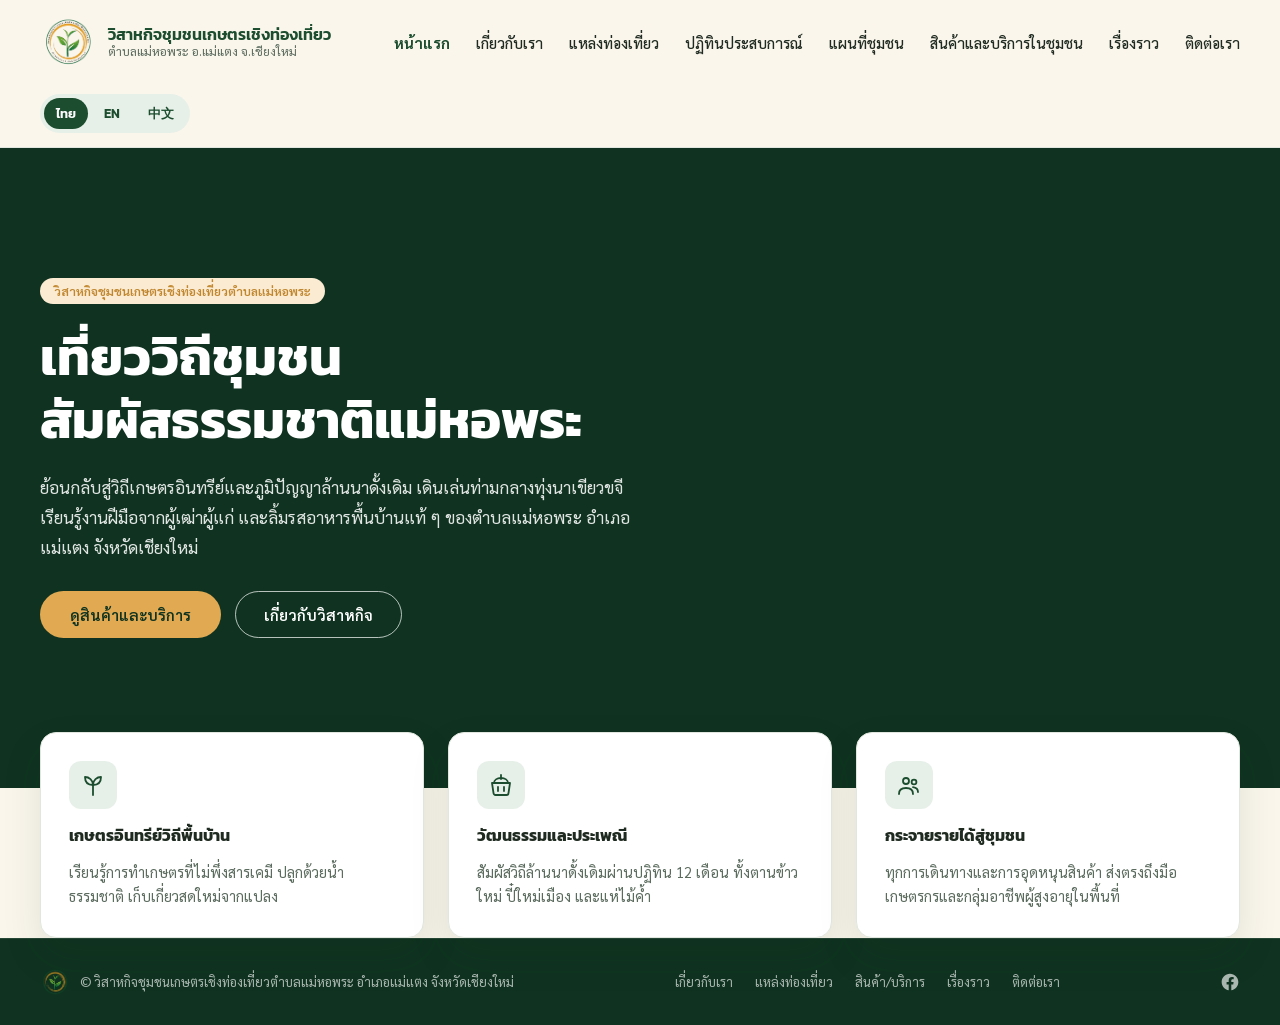
<file: website/index.html>
<!doctype html>
<html lang="th">
<head>
<meta charset="utf-8">
<meta name="viewport" content="width=device-width, initial-scale=1">
<meta name="google-site-verification" content="ORt7hE78Ris4lORWKMLzz2b5scLjK1rUSzljph_5fqI">
<title>เที่ยวแม่หอพระ เชียงใหม่ | ธรรมชาติ วิถีชุมชน และกิจกรรม | MPACE</title>
<meta name="description" content="ค้นพบแม่หอพระ อำเภอแม่แตง จังหวัดเชียงใหม่ เที่ยวธรรมชาติ เรียนรู้วิถีล้านนา เลือกกิจกรรมชุมชน สินค้าท้องถิ่น และวางแผนการเดินทางกับ MPACE">
<meta name="robots" content="index, follow, max-image-preview:large">
<link rel="canonical" href="https://mpace.onrender.com/">
<meta property="og:type" content="website">
<meta property="og:locale" content="th_TH">
<meta property="og:site_name" content="MPACE Mae Ho Phra Tourism">
<meta property="og:title" content="เที่ยวแม่หอพระ เชียงใหม่ | ธรรมชาติ วิถีชุมชน และกิจกรรม | MPACE">
<meta property="og:description" content="ค้นพบแม่หอพระ อำเภอแม่แตง จังหวัดเชียงใหม่ เที่ยวธรรมชาติ เรียนรู้วิถีล้านนา เลือกกิจกรรมชุมชน สินค้าท้องถิ่น และวางแผนการเดินทางกับ MPACE">
<meta property="og:url" content="https://mpace.onrender.com/">
<meta property="og:image" content="https://mpace.onrender.com/images/hero-field.jpg">
<meta property="og:image:alt" content="ท่องเที่ยวชุมชนแม่หอพระ อำเภอแม่แตง จังหวัดเชียงใหม่">
<meta name="twitter:card" content="summary_large_image">
<meta name="twitter:title" content="เที่ยวแม่หอพระ เชียงใหม่ | ธรรมชาติ วิถีชุมชน และกิจกรรม | MPACE">
<meta name="twitter:description" content="ค้นพบแม่หอพระ อำเภอแม่แตง จังหวัดเชียงใหม่ เที่ยวธรรมชาติ เรียนรู้วิถีล้านนา เลือกกิจกรรมชุมชน สินค้าท้องถิ่น และวางแผนการเดินทางกับ MPACE">
<meta name="twitter:image" content="https://mpace.onrender.com/images/hero-field.jpg">
<script type="application/ld+json">
{
  "@context": "https://schema.org",
  "@type": "Organization",
  "name": "วิสาหกิจชุมชนเกษตรเชิงท่องเที่ยวตำบลแม่หอพระ",
  "alternateName": "MPACE Mae Ho Phra Tourism",
  "url": "https://mpace.onrender.com/",
  "logo": "https://mpace.onrender.com/images/logo-seal.png",
  "sameAs": [
    "https://www.facebook.com/profile.php?id=100071127480868"
  ],
  "address": {
    "@type": "PostalAddress",
    "addressLocality": "Mae Ho Phra, Mae Taeng",
    "addressRegion": "Chiang Mai",
    "addressCountry": "TH"
  }
}
</script>
<link rel="preconnect" href="https://fonts.googleapis.com">
<link rel="stylesheet" href="https://fonts.googleapis.com/css2?family=Kanit:wght@400;500;600;700&family=Sarabun:wght@300;400;500;600;700&display=swap">
<link rel="stylesheet" href="css/styles.css">
</head>
<body>

<!-- ============ HEADER ============ -->
<header class="site-header">
  <div class="container">
    <a class="brand" href="index.html">
      <img src="images/logo-seal.png" alt="ตราวิสาหกิจชุมชนเกษตรเชิงท่องเที่ยวตำบลแม่หอพระ">
      <span class="brand-text">
        <strong data-i18n="brand_title">วิสาหกิจชุมชนเกษตรเชิงท่องเที่ยว</strong>
        <span data-i18n="brand_subtitle">ตำบลแม่หอพระ อ.แม่แตง จ.เชียงใหม่</span>
      </span>
    </a>
    <nav class="nav-links">
      <a class="navlink navlink-active" href="index.html" data-i18n="nav_home">หน้าแรก</a>
      <a class="navlink" href="about.html" data-i18n="nav_about">เกี่ยวกับเรา</a>
      <a class="navlink" href="attractions.html" data-i18n="nav_attractions">แหล่งท่องเที่ยว</a>
      <a class="navlink" href="calendar.html" data-i18n="nav_calendar">ปฏิทินประสบการณ์</a>
      <a class="navlink" href="map.html" data-i18n="nav_map">แผนที่ชุมชน</a>
      <a class="navlink" href="shop.html" data-i18n="nav_shop">สินค้าและบริการในชุมชน</a>
      <a class="navlink" href="stories.html" data-i18n="nav_stories">เรื่องราว</a>
      <a class="navlink" href="contact.html" data-i18n="nav_contact">ติดต่อเรา</a>
    </nav>
    <button type="button" class="nav-toggle" id="nav-toggle" aria-label="เมนู" aria-expanded="false" data-i18n-aria-label="nav_toggle_aria">
      <span></span><span></span><span></span>
    </button>
    <div class="lang-switch" id="lang-switch">
      <button type="button" data-lang="th" class="active">ไทย</button>
      <button type="button" data-lang="en">EN</button>
      <button type="button" data-lang="zh">中文</button>
    </div>
  </div>
</header>

<!-- ============ HERO ============ -->
<section id="top" class="hero">
  <div class="hero-slides">
    <img class="hero-slide" src="images/hero-field.jpg" alt="ทุ่งนาและป้ายตำบลแม่หอพระ">
    <img class="hero-slide" src="images/hero-waterfall.jpg" alt="น้ำตกหินปูนกลางป่าธรรมชาติ">
    <img class="hero-slide" src="images/hero-emerald.jpg" alt="บ่อน้ำใสสีมรกตกลางป่า">
    <img class="hero-slide" src="images/hero-cave.jpg" alt="ถ้ำศักดิ์สิทธิ์ประดิษฐานพระพุทธรูป">
  </div>
  <div class="hero-overlay"></div>
  <div class="hero-content">
    <div class="inner">
      <span class="tag-gold" style="width:fit-content;" data-i18n="hero_badge">วิสาหกิจชุมชนเกษตรเชิงท่องเที่ยวตำบลแม่หอพระ</span>
      <h1 data-i18n="hero_title">เที่ยววิถีชุมชน<br>สัมผัสธรรมชาติแม่หอพระ</h1>
      <p data-i18n="hero_desc">ย้อนกลับสู่วิถีเกษตรอินทรีย์และภูมิปัญญาล้านนาดั้งเดิม เดินเล่นท่ามกลางทุ่งนาเขียวขจี เรียนรู้งานฝีมือจากผู้เฒ่าผู้แก่ และลิ้มรสอาหารพื้นบ้านแท้ ๆ ของตำบลแม่หอพระ อำเภอแม่แตง จังหวัดเชียงใหม่</p>
      <div class="hero-actions">
        <a href="shop.html"><button class="btn-primary" data-i18n="hero_btn_shop">ดูสินค้าและบริการ</button></a>
        <a href="about.html"><button class="btn-outline" data-i18n="hero_btn_about">เกี่ยวกับวิสาหกิจ</button></a>
      </div>
    </div>
  </div>
</section>

<!-- ============ FEATURE STRIP ============ -->
<div class="feature-strip">
  <div class="feature-grid">
    <div class="card feature-card">
      <div class="icon-box"><svg width="24" height="24" viewBox="0 0 24 24" fill="none" stroke="#1B4D2E" stroke-width="1.8" stroke-linecap="round" stroke-linejoin="round"><path d="M12 22V12"/><path d="M12 12C12 7 8 4 4 4c0 5 3 8 8 8Z"/><path d="M12 12c0-5 4-8 8-8 0 5-3 8-8 8Z"/></svg></div>
      <h4 data-i18n="feat1_title">เกษตรอินทรีย์วิถีพื้นบ้าน</h4>
      <p style="margin:0; font-size:14.5px; line-height:1.65; color:var(--text-muted);" data-i18n="feat1_desc">เรียนรู้การทำเกษตรที่ไม่พึ่งสารเคมี ปลูกด้วยน้ำธรรมชาติ เก็บเกี่ยวสดใหม่จากแปลง</p>
    </div>
    <div class="card feature-card">
      <div class="icon-box"><svg width="24" height="24" viewBox="0 0 24 24" fill="none" stroke="#1B4D2E" stroke-width="1.8" stroke-linecap="round" stroke-linejoin="round"><path d="M12 2v4"/><path d="M5 10c0-3 3-5 7-5s7 2 7 5"/><path d="M3 10h18l-1.5 10a2 2 0 0 1-2 2H6.5a2 2 0 0 1-2-2Z"/><path d="M9 14v4M15 14v4"/></svg></div>
      <h4 data-i18n="feat2_title">วัฒนธรรมและประเพณี</h4>
      <p style="margin:0; font-size:14.5px; line-height:1.65; color:var(--text-muted);" data-i18n="feat2_desc">สัมผัสวิถีล้านนาดั้งเดิมผ่านปฏิทิน 12 เดือน ทั้งตานข้าวใหม่ ปี๋ใหม่เมือง และแห่ไม้ค้ำ</p>
    </div>
    <div class="card feature-card">
      <div class="icon-box"><svg width="24" height="24" viewBox="0 0 24 24" fill="none" stroke="#1B4D2E" stroke-width="1.8" stroke-linecap="round" stroke-linejoin="round"><circle cx="9" cy="8" r="3"/><path d="M2 21c0-4 3-6 7-6s7 2 7 6"/><circle cx="17" cy="9" r="2.4"/><path d="M16 14.2c2.9.4 5 2.3 5 4.8"/></svg></div>
      <h4 data-i18n="feat3_title">กระจายรายได้สู่ชุมชน</h4>
      <p style="margin:0; font-size:14.5px; line-height:1.65; color:var(--text-muted);" data-i18n="feat3_desc">ทุกการเดินทางและการอุดหนุนสินค้า ส่งตรงถึงมือเกษตรกรและกลุ่มอาชีพผู้สูงอายุในพื้นที่</p>
    </div>
  </div>
</div>

<!-- ============ FOOTER ============ -->
<footer class="site-footer">
  <div class="container footer-inner">
    <div class="footer-brand">
      <img src="images/logo-seal.png" alt="ตราวิสาหกิจชุมชนเกษตรเชิงท่องเที่ยวตำบลแม่หอพระ">
      <span style="font-size:13px;" data-i18n="footer_copyright">© วิสาหกิจชุมชนเกษตรเชิงท่องเที่ยวตำบลแม่หอพระ อำเภอแม่แตง จังหวัดเชียงใหม่</span>
    </div>
    <div class="footer-links">
      <a href="about.html" data-i18n="nav_about">เกี่ยวกับเรา</a>
      <a href="attractions.html" data-i18n="nav_attractions">แหล่งท่องเที่ยว</a>
      <a href="shop.html" data-i18n="footer_shop">สินค้า/บริการ</a>
      <a href="stories.html" data-i18n="nav_stories">เรื่องราว</a>
      <a href="contact.html" data-i18n="nav_contact">ติดต่อ</a>
    </div>
    <div class="footer-social">
      <a href="https://www.facebook.com/profile.php?id=100071127480868" target="_blank" rel="noopener" aria-label="Facebook" data-i18n-aria-label="footer_facebook_aria">
        <svg viewBox="0 0 24 24" width="20" height="20" fill="currentColor" aria-hidden="true"><path d="M22 12.06C22 6.48 17.52 2 11.94 2S2 6.48 2 12.06c0 5.02 3.66 9.19 8.44 9.94v-7.03H7.9v-2.91h2.54V9.85c0-2.51 1.49-3.89 3.77-3.89 1.09 0 2.24.2 2.24.2v2.46h-1.26c-1.24 0-1.63.77-1.63 1.56v1.88h2.78l-.44 2.91h-2.34V22c4.78-.75 8.44-4.92 8.44-9.94Z"/></svg>
      </a>
    </div>
  </div>
</footer>

<!-- ============ DETAIL MODAL (shared by attractions / products / services / stories / highlights) ============ -->
<div class="modal-overlay" id="detail-modal">
  <div class="modal-box">
    <button class="modal-close" id="modal-close" aria-label="ปิด" data-i18n-aria-label="modal_close">✕</button>
    <div class="modal-gallery" id="modal-gallery" style="display:none;"></div>
    <div class="modal-body">
      <span class="tag" id="modal-tag" style="width:fit-content; display:none;"></span>
      <h3 id="modal-title"></h3>
      <div class="modal-field-row" id="modal-fields"></div>
      <p id="modal-desc"></p>
    </div>
  </div>
</div>
<script src="js/i18n.js"></script>
<script src="js/main.js"></script>
</body>
</html>
</file>
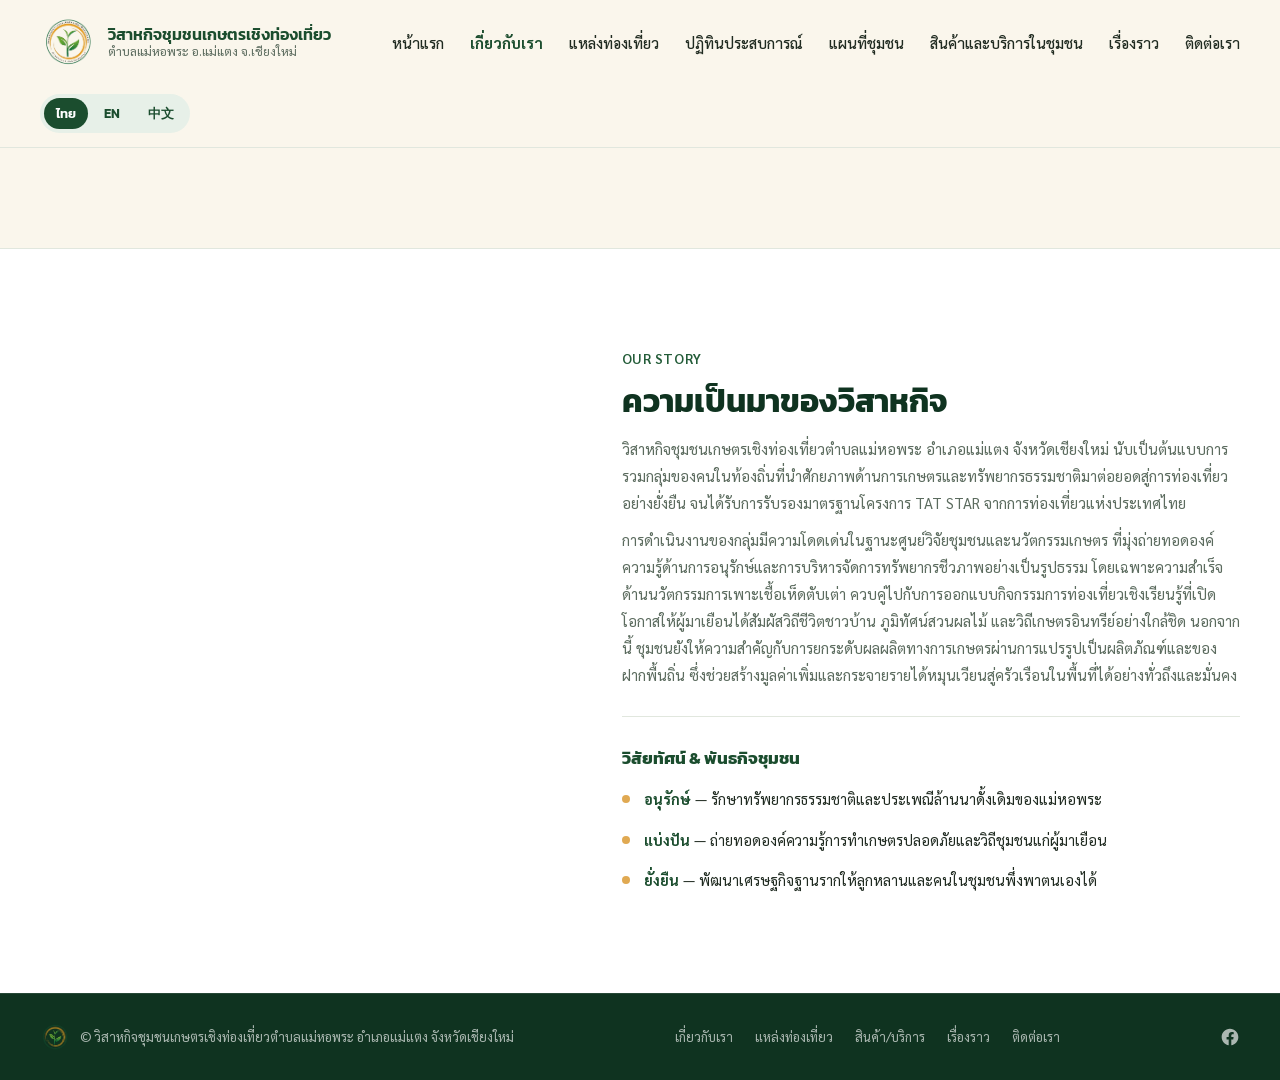
<file: website/about.html>
<!doctype html>
<html lang="th">
<head>
<meta charset="utf-8">
<meta name="viewport" content="width=device-width, initial-scale=1">
<title>รู้จักแม่หอพระและการท่องเที่ยวโดยชุมชน | MPACE</title>
<meta name="description" content="รู้จักวิสาหกิจชุมชนเกษตรเชิงท่องเที่ยวตำบลแม่หอพระ วิสัยทัศน์ การอนุรักษ์ธรรมชาติ ภูมิปัญญาล้านนา และการสร้างรายได้สู่คนในพื้นที่">
<meta name="robots" content="index, follow, max-image-preview:large">
<link rel="canonical" href="https://mpace.onrender.com/about.html">
<meta property="og:type" content="website">
<meta property="og:locale" content="th_TH">
<meta property="og:site_name" content="MPACE Mae Ho Phra Tourism">
<meta property="og:title" content="รู้จักแม่หอพระและการท่องเที่ยวโดยชุมชน | MPACE">
<meta property="og:description" content="รู้จักวิสาหกิจชุมชนเกษตรเชิงท่องเที่ยวตำบลแม่หอพระ วิสัยทัศน์ การอนุรักษ์ธรรมชาติ ภูมิปัญญาล้านนา และการสร้างรายได้สู่คนในพื้นที่">
<meta property="og:url" content="https://mpace.onrender.com/about.html">
<meta property="og:image" content="https://mpace.onrender.com/images/hero-field.jpg">
<meta property="og:image:alt" content="ท่องเที่ยวชุมชนแม่หอพระ อำเภอแม่แตง จังหวัดเชียงใหม่">
<meta name="twitter:card" content="summary_large_image">
<meta name="twitter:title" content="รู้จักแม่หอพระและการท่องเที่ยวโดยชุมชน | MPACE">
<meta name="twitter:description" content="รู้จักวิสาหกิจชุมชนเกษตรเชิงท่องเที่ยวตำบลแม่หอพระ วิสัยทัศน์ การอนุรักษ์ธรรมชาติ ภูมิปัญญาล้านนา และการสร้างรายได้สู่คนในพื้นที่">
<meta name="twitter:image" content="https://mpace.onrender.com/images/hero-field.jpg">
<script type="application/ld+json">
{
  "@context": "https://schema.org",
  "@type": "Organization",
  "name": "วิสาหกิจชุมชนเกษตรเชิงท่องเที่ยวตำบลแม่หอพระ",
  "alternateName": "MPACE Mae Ho Phra Tourism",
  "url": "https://mpace.onrender.com/",
  "logo": "https://mpace.onrender.com/images/logo-seal.png",
  "sameAs": [
    "https://www.facebook.com/profile.php?id=100071127480868"
  ],
  "address": {
    "@type": "PostalAddress",
    "addressLocality": "Mae Ho Phra, Mae Taeng",
    "addressRegion": "Chiang Mai",
    "addressCountry": "TH"
  }
}
</script>
<link rel="preconnect" href="https://fonts.googleapis.com">
<link rel="stylesheet" href="https://fonts.googleapis.com/css2?family=Kanit:wght@400;500;600;700&family=Sarabun:wght@300;400;500;600;700&display=swap">
<link rel="stylesheet" href="css/styles.css">
</head>
<body>

<!-- ============ HEADER ============ -->
<header class="site-header">
  <div class="container">
    <a class="brand" href="index.html">
      <img src="images/logo-seal.png" alt="ตราวิสาหกิจชุมชนเกษตรเชิงท่องเที่ยวตำบลแม่หอพระ">
      <span class="brand-text">
        <strong data-i18n="brand_title">วิสาหกิจชุมชนเกษตรเชิงท่องเที่ยว</strong>
        <span data-i18n="brand_subtitle">ตำบลแม่หอพระ อ.แม่แตง จ.เชียงใหม่</span>
      </span>
    </a>
    <nav class="nav-links">
      <a class="navlink" href="index.html" data-i18n="nav_home">หน้าแรก</a>
      <a class="navlink navlink-active" href="about.html" data-i18n="nav_about">เกี่ยวกับเรา</a>
      <a class="navlink" href="attractions.html" data-i18n="nav_attractions">แหล่งท่องเที่ยว</a>
      <a class="navlink" href="calendar.html" data-i18n="nav_calendar">ปฏิทินประสบการณ์</a>
      <a class="navlink" href="map.html" data-i18n="nav_map">แผนที่ชุมชน</a>
      <a class="navlink" href="shop.html" data-i18n="nav_shop">สินค้าและบริการในชุมชน</a>
      <a class="navlink" href="stories.html" data-i18n="nav_stories">เรื่องราว</a>
      <a class="navlink" href="contact.html" data-i18n="nav_contact">ติดต่อเรา</a>
    </nav>
    <button type="button" class="nav-toggle" id="nav-toggle" aria-label="เมนู" aria-expanded="false" data-i18n-aria-label="nav_toggle_aria">
      <span></span><span></span><span></span>
    </button>
    <div class="lang-switch" id="lang-switch">
      <button type="button" data-lang="th" class="active">ไทย</button>
      <button type="button" data-lang="en">EN</button>
      <button type="button" data-lang="zh">中文</button>
    </div>
  </div>
</header>

<!-- ============ ABOUT ============ -->
<section id="about" class="about-section">
  <div class="container about-grid">
    <div class="about-image">
      <img class="about-slide" src="images/about-field.jpg" alt="แปลงนาข้าวอินทรีย์แม่หอพระ">
      <img class="about-slide" src="images/about-panel-event.jpg" alt="เสวนางาน Young Smart Farmer เชียงใหม่ ครบรอบ 10 ปี">
      <img class="about-slide" src="images/about-market-booth.jpg" alt="บูธสินค้าชุมชนแม่หอพระในงานตลาดนัด">
      <img class="about-slide" src="images/about-elder-craft.jpg" alt="ผู้สูงอายุในชุมชนทำงานหัตถกรรม">
      <img class="about-slide" src="images/about-transport.jpg" alt="รถรับส่งนักท่องเที่ยวในชุมชน">
      <img class="about-slide" src="images/about-tea-booth.jpg" alt="ผลิตภัณฑ์ชาผงจากชุมชน">
    </div>
    <div style="display:flex; flex-direction:column; gap:28px;">
      <div style="display:flex; flex-direction:column; gap:10px;">
        <span class="section-kicker">OUR STORY</span>
        <h1 style="font-size:32px; color:var(--green-900);" data-i18n="about_title">ความเป็นมาของวิสาหกิจ</h1>
        <p style="margin:0; font-size:15px; line-height:1.8; color:var(--text-muted);" data-i18n="about_p1">วิสาหกิจชุมชนเกษตรเชิงท่องเที่ยวตำบลแม่หอพระ อำเภอแม่แตง จังหวัดเชียงใหม่ นับเป็นต้นแบบการรวมกลุ่มของคนในท้องถิ่นที่นำศักยภาพด้านการเกษตรและทรัพยากรธรรมชาติมาต่อยอดสู่การท่องเที่ยวอย่างยั่งยืน จนได้รับการรับรองมาตรฐานโครงการ TAT STAR จากการท่องเที่ยวแห่งประเทศไทย</p>
        <p style="margin:0; font-size:15px; line-height:1.8; color:var(--text-muted);" data-i18n="about_p2">การดำเนินงานของกลุ่มมีความโดดเด่นในฐานะศูนย์วิจัยชุมชนและนวัตกรรมเกษตร ที่มุ่งถ่ายทอดองค์ความรู้ด้านการอนุรักษ์และการบริหารจัดการทรัพยากรชีวภาพอย่างเป็นรูปธรรม โดยเฉพาะความสำเร็จด้านนวัตกรรมการเพาะเชื้อเห็ดตับเต่า ควบคู่ไปกับการออกแบบกิจกรรมการท่องเที่ยวเชิงเรียนรู้ที่เปิดโอกาสให้ผู้มาเยือนได้สัมผัสวิถีชีวิตชาวบ้าน ภูมิทัศน์สวนผลไม้ และวิถีเกษตรอินทรีย์อย่างใกล้ชิด นอกจากนี้ ชุมชนยังให้ความสำคัญกับการยกระดับผลผลิตทางการเกษตรผ่านการแปรรูปเป็นผลิตภัณฑ์และของฝากพื้นถิ่น ซึ่งช่วยสร้างมูลค่าเพิ่มและกระจายรายได้หมุนเวียนสู่ครัวเรือนในพื้นที่ได้อย่างทั่วถึงและมั่นคง</p>
      </div>
      <div style="display:flex; flex-direction:column; gap:16px; padding-top:8px; border-top:1px solid var(--border);">
        <h4 style="font-size:17px; color:var(--green-800); padding-top:20px;" data-i18n="mission_title">วิสัยทัศน์ &amp; พันธกิจชุมชน</h4>
        <div class="mission-item"><div class="mission-dot"></div><p style="margin:0; font-size:14.5px; line-height:1.7; color:var(--text-dark);" data-i18n="mission1"><strong style="color:var(--green-800);">อนุรักษ์</strong> — รักษาทรัพยากรธรรมชาติและประเพณีล้านนาดั้งเดิมของแม่หอพระ</p></div>
        <div class="mission-item"><div class="mission-dot"></div><p style="margin:0; font-size:14.5px; line-height:1.7; color:var(--text-dark);" data-i18n="mission2"><strong style="color:var(--green-800);">แบ่งปัน</strong> — ถ่ายทอดองค์ความรู้การทำเกษตรปลอดภัยและวิถีชุมชนแก่ผู้มาเยือน</p></div>
        <div class="mission-item"><div class="mission-dot"></div><p style="margin:0; font-size:14.5px; line-height:1.7; color:var(--text-dark);" data-i18n="mission3"><strong style="color:var(--green-800);">ยั่งยืน</strong> — พัฒนาเศรษฐกิจฐานรากให้ลูกหลานและคนในชุมชนพึ่งพาตนเองได้</p></div>
      </div>
    </div>
  </div>
</section>

<!-- ============ FOOTER ============ -->
<footer class="site-footer">
  <div class="container footer-inner">
    <div class="footer-brand">
      <img src="images/logo-seal.png" alt="ตราวิสาหกิจชุมชนเกษตรเชิงท่องเที่ยวตำบลแม่หอพระ">
      <span style="font-size:13px;" data-i18n="footer_copyright">© วิสาหกิจชุมชนเกษตรเชิงท่องเที่ยวตำบลแม่หอพระ อำเภอแม่แตง จังหวัดเชียงใหม่</span>
    </div>
    <div class="footer-links">
      <a href="about.html" data-i18n="nav_about">เกี่ยวกับเรา</a>
      <a href="attractions.html" data-i18n="nav_attractions">แหล่งท่องเที่ยว</a>
      <a href="shop.html" data-i18n="footer_shop">สินค้า/บริการ</a>
      <a href="stories.html" data-i18n="nav_stories">เรื่องราว</a>
      <a href="contact.html" data-i18n="nav_contact">ติดต่อ</a>
    </div>
    <div class="footer-social">
      <a href="https://www.facebook.com/profile.php?id=100071127480868" target="_blank" rel="noopener" aria-label="Facebook" data-i18n-aria-label="footer_facebook_aria">
        <svg viewBox="0 0 24 24" width="20" height="20" fill="currentColor" aria-hidden="true"><path d="M22 12.06C22 6.48 17.52 2 11.94 2S2 6.48 2 12.06c0 5.02 3.66 9.19 8.44 9.94v-7.03H7.9v-2.91h2.54V9.85c0-2.51 1.49-3.89 3.77-3.89 1.09 0 2.24.2 2.24.2v2.46h-1.26c-1.24 0-1.63.77-1.63 1.56v1.88h2.78l-.44 2.91h-2.34V22c4.78-.75 8.44-4.92 8.44-9.94Z"/></svg>
      </a>
    </div>
  </div>
</footer>

<!-- ============ DETAIL MODAL (shared by attractions / products / services / stories / highlights) ============ -->
<div class="modal-overlay" id="detail-modal">
  <div class="modal-box">
    <button class="modal-close" id="modal-close" aria-label="ปิด" data-i18n-aria-label="modal_close">✕</button>
    <div class="modal-gallery" id="modal-gallery" style="display:none;"></div>
    <div class="modal-body">
      <span class="tag" id="modal-tag" style="width:fit-content; display:none;"></span>
      <h3 id="modal-title"></h3>
      <div class="modal-field-row" id="modal-fields"></div>
      <p id="modal-desc"></p>
    </div>
  </div>
</div>
<script src="js/i18n.js"></script>
<script src="js/main.js"></script>
</body>
</html>
</file>
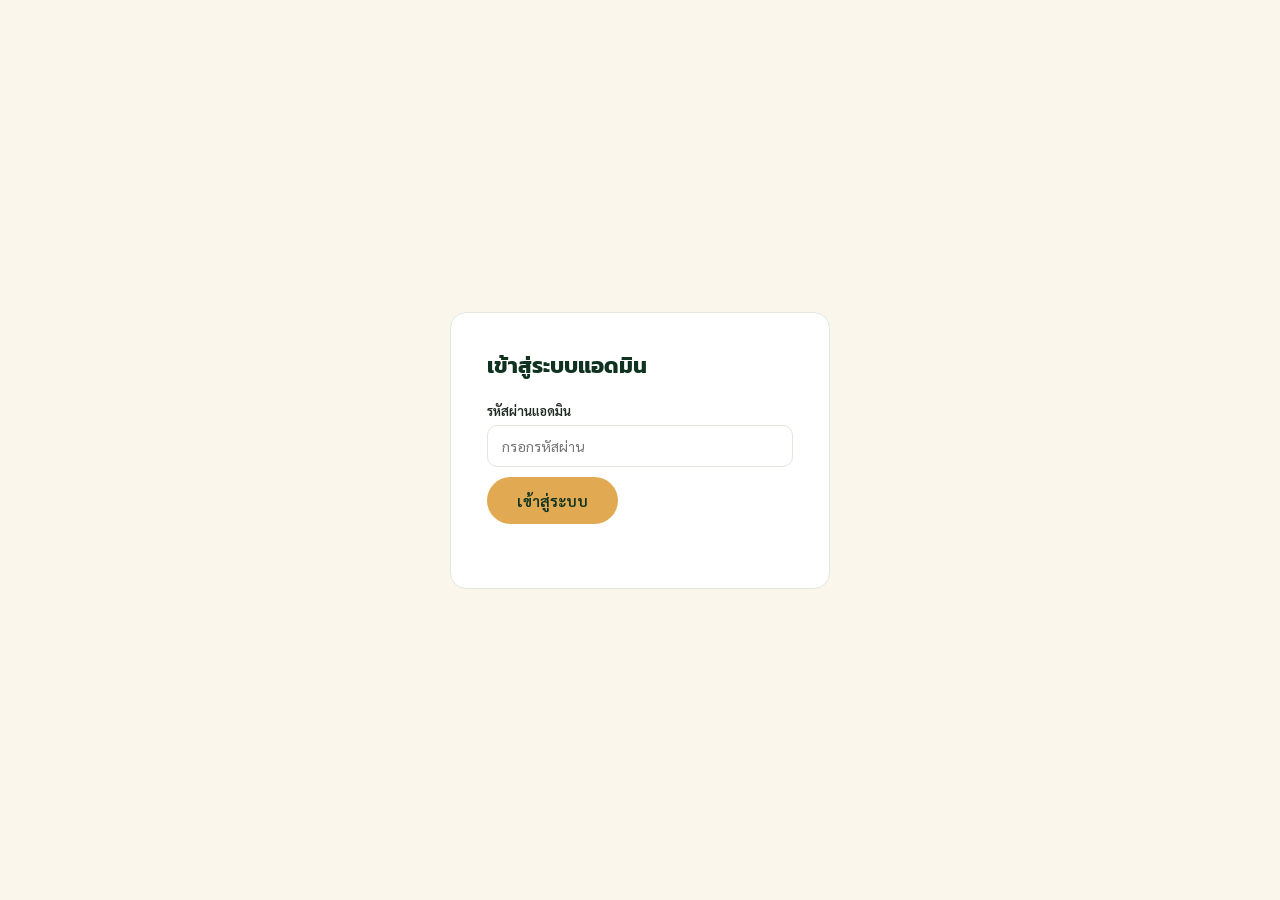
<file: website/admin.html>
<!doctype html>
<html lang="th">
<head>
<meta charset="utf-8">
<meta name="viewport" content="width=device-width, initial-scale=1">
<title>แผงแอดมิน — วิสาหกิจชุมชนแม่หอพระ</title>
<meta name="robots" content="noindex, nofollow">
<link rel="stylesheet" href="https://fonts.googleapis.com/css2?family=Kanit:wght@400;500;600;700&family=Sarabun:wght@300;400;500;600;700&display=swap">
<link rel="stylesheet" href="css/styles.css">
<link rel="stylesheet" href="css/admin.css">
</head>
<body class="admin-body">

<div id="login-screen" class="admin-login">
  <div class="card admin-login-card">
    <h2 style="margin-bottom:20px;">เข้าสู่ระบบแอดมิน</h2>
    <div class="form-field">
      <label for="login-password">รหัสผ่านแอดมิน</label>
      <input id="login-password" type="password" placeholder="กรอกรหัสผ่าน">
    </div>
    <button id="login-btn" class="btn-primary" style="margin-top:10px;">เข้าสู่ระบบ</button>
    <p id="login-error" class="admin-error"></p>
  </div>
</div>

<div id="admin-app" class="admin-app" style="display:none;">
  <header class="site-header">
    <div class="container" style="padding-top:14px; padding-bottom:14px; display:flex; align-items:center; justify-content:space-between;">
      <a class="brand" href="index.html">
        <img src="images/logo-seal.png" alt="ตราวิสาหกิจชุมชน">
        <span class="brand-text">
          <strong>แผงแอดมิน</strong>
          <span>วิสาหกิจชุมชนเกษตรเชิงท่องเที่ยวตำบลแม่หอพระ</span>
        </span>
      </a>
      <div style="display:flex; align-items:center; gap:16px;">
        <a class="navlink" href="index.html" target="_blank">ดูเว็บไซต์จริง ↗</a>
        <button id="logout-btn" class="btn-outline" style="color:var(--green-800); border-color:var(--green-800);">ออกจากระบบ</button>
      </div>
    </div>
  </header>

  <div class="container admin-tabs">
    <button class="pill-btn active" data-tab="attractions">แหล่งท่องเที่ยว</button>
    <button class="pill-btn" data-tab="nearby">แหล่งท่องเที่ยวใกล้เคียง</button>
    <button class="pill-btn" data-tab="calendar">ปฏิทินประสบการณ์</button>
    <button class="pill-btn" data-tab="seasons">ฤดูกาลแนะนำ</button>
    <button class="pill-btn" data-tab="products">สินค้า</button>
    <button class="pill-btn" data-tab="services">บริการ</button>
    <button class="pill-btn" data-tab="highlights">สิ่งที่น่าสนใจ</button>
    <button class="pill-btn" data-tab="stories">เรื่องราว</button>
    <button class="pill-btn" data-tab="qa">คำถามจากผู้เยี่ยมชม</button>
    <button class="pill-btn" data-tab="orders">คำสั่งซื้อ</button>
    <button class="pill-btn" data-tab="bookings">การจอง</button>
    <button class="pill-btn" data-tab="coupons">คูปองส่วนลด</button>
  </div>

  <!-- ============ ATTRACTIONS TAB ============ -->
  <section id="tab-attractions" class="container admin-panel">
    <div class="admin-grid">
      <div class="card admin-form">
        <h3 id="attraction-form-title">เพิ่มแหล่งท่องเที่ยวใหม่</h3>
        <input type="hidden" id="attraction-id">
        <div class="form-field">
          <label for="attraction-category">หมวดหมู่</label>
          <select id="attraction-category">
            <option value="nature">ธรรมชาติ</option>
            <option value="culture">วัฒนธรรม</option>
          </select>
        </div>
        <div class="form-field">
          <label for="attraction-name">ชื่อสถานที่</label>
          <input id="attraction-name" type="text" placeholder="เช่น น้ำตกหินปูน">
        </div>
        <div class="form-field">
          <label for="attraction-tag">ป้ายกำกับ (ข้อความสั้น ๆ บนการ์ด)</label>
          <input id="attraction-tag" type="text" placeholder="เช่น ธรรมชาติ หรือ วัฒนธรรม · ศรัทธา">
        </div>
        <div class="form-field">
          <label for="attraction-description">รายละเอียด</label>
          <textarea id="attraction-description" rows="4" placeholder="รายละเอียดสถานที่..."></textarea>
        </div>
        <p style="font-size:12px; color:var(--text-muted); margin:0;">ชื่อ+รายละเอียดภาษาอังกฤษ/จีนไม่บังคับ — ถ้าไม่กรอก สถานที่นี้จะไม่แสดงตอนผู้ชมเลือกภาษานั้น</p>
        <h4 style="font-size:14px; color:var(--green-800); margin:4px 0 0;">🇬🇧 English (ไม่บังคับ)</h4>
        <div class="form-field">
          <label for="attraction-name-en">Name</label>
          <input id="attraction-name-en" type="text" placeholder="e.g. Limestone Waterfall">
        </div>
        <div class="form-field">
          <label for="attraction-description-en">Description</label>
          <textarea id="attraction-description-en" rows="3" placeholder="Description in English..."></textarea>
        </div>
        <h4 style="font-size:14px; color:var(--green-800); margin:4px 0 0;">🇨🇳 中文 (ไม่บังคับ)</h4>
        <div class="form-field">
          <label for="attraction-name-zh">名称</label>
          <input id="attraction-name-zh" type="text" placeholder="例如：石灰岩瀑布">
        </div>
        <div class="form-field">
          <label for="attraction-description-zh">描述</label>
          <textarea id="attraction-description-zh" rows="3" placeholder="中文描述..."></textarea>
        </div>
        <div class="form-field">
          <label for="attraction-map-url">ลิงก์ Google Maps ของสถานที่นี้ (ไม่บังคับ)</label>
          <input id="attraction-map-url" type="text" placeholder="วางลิงก์จาก Google Maps เช่น https://maps.app.goo.gl/... หรือ https://www.google.com/maps/place/...">
          <p id="attraction-map-status" style="font-size:12px; color:var(--text-muted); margin:2px 0 0;"></p>
        </div>
        <div class="form-field">
          <label>รูปภาพ (เพิ่มได้หลายรูป)</label>
          <div id="attraction-images-picker"></div>
        </div>
        <div class="admin-form-actions">
          <button id="attraction-save-btn" class="btn-primary">บันทึกแหล่งท่องเที่ยว</button>
          <button id="attraction-cancel-btn" class="btn-outline" style="display:none; color:var(--green-800); border-color:var(--green-800);">ยกเลิกแก้ไข</button>
        </div>
        <p id="attraction-form-msg" class="admin-msg"></p>
      </div>

      <div>
        <input type="text" id="attraction-search" class="admin-search" placeholder="ค้นหาจากชื่อสถานที่...">
        <div id="attraction-list" class="admin-list"></div>
      </div>
    </div>
  </section>

  <!-- ============ NEARBY ATTRACTIONS TAB ============ -->
  <section id="tab-nearby" class="container admin-panel" style="display:none;">
    <div class="admin-grid">
      <div class="card admin-form">
        <h3 id="nearby-form-title">เพิ่มแหล่งท่องเที่ยวใกล้เคียงใหม่</h3>
        <input type="hidden" id="nearby-id">
        <div class="form-field">
          <label for="nearby-area">พื้นที่/อำเภอ</label>
          <input id="nearby-area" type="text" placeholder="เช่น อ.แม่แตง">
        </div>
        <div class="form-field">
          <label for="nearby-name">ชื่อสถานที่</label>
          <input id="nearby-name" type="text" placeholder="เช่น ล่องแพแม่น้ำแม่แตง">
        </div>
        <div class="form-field">
          <label for="nearby-description">รายละเอียด</label>
          <textarea id="nearby-description" rows="4" placeholder="รายละเอียดสถานที่..."></textarea>
        </div>
        <div class="form-field">
          <label>รูปภาพ (เพิ่มได้หลายรูป)</label>
          <div id="nearby-images-picker"></div>
        </div>
        <div class="admin-form-actions">
          <button id="nearby-save-btn" class="btn-primary">บันทึก</button>
          <button id="nearby-cancel-btn" class="btn-outline" style="display:none; color:var(--green-800); border-color:var(--green-800);">ยกเลิกแก้ไข</button>
        </div>
        <p id="nearby-form-msg" class="admin-msg"></p>
      </div>

      <div>
        <input type="text" id="nearby-search" class="admin-search" placeholder="ค้นหาจากชื่อสถานที่...">
        <div id="nearby-list" class="admin-list"></div>
      </div>
    </div>
  </section>

  <!-- ============ CALENDAR TAB ============ -->
  <section id="tab-calendar" class="container admin-panel" style="display:none;">
    <p style="color:var(--text-muted); font-size:14px; margin-bottom:16px;">เลือกเดือนที่ต้องการแก้ไข แล้วกรอกข้อมูล — ปล่อยว่างช่องไหนก็ได้ ถ้าไม่มีข้อมูลส่วนนั้นเว็บไซต์จะไม่แสดงบล็อกนั้นให้ (เช่น ถ้าไม่มีประเพณี ก็จะโชว์แค่กิจกรรม/สินค้าเกษตรที่มีข้อมูล)</p>
    <div class="pill-row" id="calendar-month-buttons"></div>
    <div class="card admin-form" style="max-width:640px;">
      <h3 id="calendar-form-title">แก้ไขข้อมูลเดือน</h3>
      <div class="form-field">
        <label>รูปภาพประจำเดือน (เพิ่มได้หลายรูป)</label>
        <div id="calendar-images-picker"></div>
      </div>
      <div class="form-field">
        <label>ประเพณีประจำเดือน (เพิ่มได้มากกว่า 1 รายการ)</label>
        <div id="cal-traditions-repeat"></div>
      </div>
      <div class="form-field">
        <label>กิจกรรมแนะนำ (เพิ่มได้มากกว่า 1 รายการ)</label>
        <div id="cal-activities-repeat"></div>
      </div>
      <div class="form-field">
        <label for="cal-products-input">สินค้าเกษตรประจำเดือน (คั่นด้วยเครื่องหมายจุลภาค , เว้นว่างถ้าไม่มี)</label>
        <input id="cal-products-input" type="text" placeholder="เช่น ข้าวเหนียวพันธุ์พื้นเมือง, ข้าวหอมอินทรีย์แม่หอพระ">
      </div>
      <div class="admin-form-actions">
        <button id="calendar-save-btn" class="btn-primary">บันทึกเดือนนี้</button>
      </div>
      <p id="calendar-form-msg" class="admin-msg"></p>
    </div>
  </section>

  <!-- ============ SEASONAL PICKS TAB ("ฤดูกาลแนะนำ") ============ -->
  <section id="tab-seasons" class="container admin-panel" style="display:none;">
    <p style="color:var(--text-muted); font-size:14px; margin-bottom:16px;">เลือกฤดูที่ต้องการแก้ไข แล้วกรอกช่วงเวลา รายละเอียด และรูปภาพ</p>
    <div class="pill-row" id="season-admin-buttons"></div>
    <div class="card admin-form" style="max-width:640px;">
      <h3 id="season-form-title">แก้ไขข้อมูลฤดู</h3>
      <div class="form-field">
        <label for="season-period-input">ช่วงเวลา (เช่น มี.ค.–มิ.ย.)</label>
        <input id="season-period-input" type="text" placeholder="เช่น มี.ค.–มิ.ย.">
      </div>
      <div class="form-field">
        <label for="season-description-input">รายละเอียด</label>
        <textarea id="season-description-input" rows="3" placeholder="รายละเอียดแนะนำสำหรับฤดูนี้..."></textarea>
      </div>
      <div class="form-field">
        <label>รูปภาพ (เพิ่มได้หลายรูป)</label>
        <div id="season-images-picker"></div>
      </div>
      <div class="admin-form-actions">
        <button id="season-save-btn" class="btn-primary">บันทึกฤดูนี้</button>
      </div>
      <p id="season-form-msg" class="admin-msg"></p>
    </div>
  </section>

  <!-- ============ PRODUCTS TAB ============ -->
  <section id="tab-products" class="container admin-panel" style="display:none;">
    <div class="admin-grid">
      <div class="card admin-form">
        <h3 id="product-form-title">เพิ่มสินค้าใหม่</h3>
        <input type="hidden" id="product-id">
        <div class="form-field">
          <label for="product-name">ชื่อสินค้า</label>
          <input id="product-name" type="text" placeholder="เช่น ข้าวกล้องอินทรีย์">
        </div>
        <div class="form-field">
          <label for="product-description">รายละเอียด</label>
          <textarea id="product-description" rows="4" placeholder="รายละเอียดสินค้า..."></textarea>
        </div>
        <p style="font-size:12px; color:var(--text-muted); margin:0;">ชื่อ+รายละเอียดภาษาอังกฤษ/จีนไม่บังคับ — ถ้าไม่กรอก สินค้านี้จะไม่แสดงตอนผู้ชมเลือกภาษานั้น</p>
        <h4 style="font-size:14px; color:var(--green-800); margin:4px 0 0;">🇬🇧 English (ไม่บังคับ)</h4>
        <div class="form-field">
          <label for="product-name-en">Name</label>
          <input id="product-name-en" type="text" placeholder="e.g. Organic Brown Rice">
        </div>
        <div class="form-field">
          <label for="product-description-en">Description</label>
          <textarea id="product-description-en" rows="3" placeholder="Description in English..."></textarea>
        </div>
        <h4 style="font-size:14px; color:var(--green-800); margin:4px 0 0;">🇨🇳 中文 (ไม่บังคับ)</h4>
        <div class="form-field">
          <label for="product-name-zh">名称</label>
          <input id="product-name-zh" type="text" placeholder="例如：有机糙米">
        </div>
        <div class="form-field">
          <label for="product-description-zh">描述</label>
          <textarea id="product-description-zh" rows="3" placeholder="中文描述..."></textarea>
        </div>
        <div class="form-field">
          <label for="product-price">ราคา (ใส่ข้อความ เช่น ฿120 / กก. หรือ สอบถามราคา)</label>
          <input id="product-price" type="text" placeholder="฿120 / กก.">
        </div>
        <div class="form-field">
          <label for="product-price-amount">ราคาสำหรับใส่ตะกร้า (ตัวเลข, ไม่บังคับ — ถ้าเว้นว่างจะกดสั่งซื้อไม่ได้)</label>
          <input id="product-price-amount" type="number" min="0" step="0.01" placeholder="เช่น 120">
        </div>
        <div class="form-field">
          <label for="product-tags">แท็ก (คั่นด้วยจุลภาค เช่น อินทรีย์, ของฝาก)</label>
          <input id="product-tags" type="text" placeholder="เช่น อินทรีย์, ของฝาก">
        </div>
        <div class="form-field">
          <label for="product-map-url">ลิงก์ Google Maps ของจุดขาย/แหล่งผลิต (ไม่บังคับ — ถ้าใส่จะไปแสดงบนหน้าแผนที่ชุมชนด้วย)</label>
          <input id="product-map-url" type="text" placeholder="วางลิงก์จาก Google Maps เช่น https://maps.app.goo.gl/... หรือ https://www.google.com/maps/place/...">
          <p id="product-map-status" style="font-size:12px; color:var(--text-muted); margin:2px 0 0;"></p>
        </div>
        <div class="form-field">
          <label>รูปภาพ (เพิ่มได้หลายรูป)</label>
          <div id="product-images-picker"></div>
        </div>
        <div class="admin-form-actions">
          <button id="product-save-btn" class="btn-primary">บันทึกสินค้า</button>
          <button id="product-cancel-btn" class="btn-outline" style="display:none; color:var(--green-800); border-color:var(--green-800);">ยกเลิกแก้ไข</button>
        </div>
        <p id="product-form-msg" class="admin-msg"></p>
      </div>

      <div>
        <input type="text" id="product-search" class="admin-search" placeholder="ค้นหาจากชื่อหรือแท็ก...">
        <div id="product-list" class="admin-list"></div>
      </div>
    </div>
  </section>

  <!-- ============ SERVICES TAB ============ -->
  <section id="tab-services" class="container admin-panel" style="display:none;">
    <div class="admin-grid">
      <div class="card admin-form">
        <h3 id="service-form-title">เพิ่มบริการใหม่</h3>
        <input type="hidden" id="service-id">
        <div class="form-field">
          <label for="service-type">ประเภทบริการ</label>
          <select id="service-type">
            <option value="tour">ทัวร์</option>
            <option value="guide">ไกด์ชุมชน</option>
            <option value="restaurant">ร้านอาหาร</option>
            <option value="massage">นวดไทย</option>
            <option value="driver">บริการรถรับส่ง</option>
            <option value="accommodation">ที่พัก</option>
            <option value="other">อื่นๆ</option>
          </select>
        </div>
        <div class="form-field">
          <label for="service-name">ชื่อ</label>
          <input id="service-name" type="text" placeholder="เช่น เที่ยววิถีชุมชนกับไกด์ท้องถิ่น">
        </div>
        <div class="form-field">
          <label for="service-description">ข้อมูล/รายละเอียด</label>
          <textarea id="service-description" rows="4" placeholder="รายละเอียด..."></textarea>
        </div>
        <p style="font-size:12px; color:var(--text-muted); margin:0;">ชื่อ+รายละเอียดภาษาอังกฤษ/จีนไม่บังคับ (ฟิลด์เฉพาะทางด้านล่างเป็นภาษาไทยเสมอ) — ถ้าไม่กรอก บริการนี้จะไม่แสดงตอนผู้ชมเลือกภาษานั้น</p>
        <h4 style="font-size:14px; color:var(--green-800); margin:4px 0 0;">🇬🇧 English (ไม่บังคับ)</h4>
        <div class="form-field">
          <label for="service-name-en">Name</label>
          <input id="service-name-en" type="text" placeholder="e.g. Local Guide Community Tour">
        </div>
        <div class="form-field">
          <label for="service-description-en">Description</label>
          <textarea id="service-description-en" rows="3" placeholder="Description in English..."></textarea>
        </div>
        <h4 style="font-size:14px; color:var(--green-800); margin:4px 0 0;">🇨🇳 中文 (ไม่บังคับ)</h4>
        <div class="form-field">
          <label for="service-name-zh">名称</label>
          <input id="service-name-zh" type="text" placeholder="例如：社区向导之旅">
        </div>
        <div class="form-field">
          <label for="service-description-zh">描述</label>
          <textarea id="service-description-zh" rows="3" placeholder="中文描述..."></textarea>
        </div>
        <div class="form-field">
          <label>รูปภาพ (เพิ่มได้หลายรูป)</label>
          <div id="service-images-picker"></div>
        </div>

        <div id="service-field-price" class="form-field">
          <label for="service-price">ราคา</label>
          <input id="service-price" type="text" placeholder="฿1,150 / ท่าน">
        </div>
        <div id="service-field-schedule" class="form-field">
          <label for="service-schedule">กำหนดการ / เวลาและระยะเวลาทำทัวร์</label>
          <input id="service-schedule" type="text" placeholder="เช่น ครึ่งวัน 9.00–13.30 น.">
        </div>
        <div id="service-field-includes" class="form-field">
          <label for="service-includes">รวม/ไม่รวม/เงื่อนไขอื่น ๆ</label>
          <textarea id="service-includes" rows="2" placeholder="รวม: ... | ไม่รวม: ..."></textarea>
        </div>
        <div id="service-field-languages" class="form-field">
          <label for="service-languages">ภาษาที่ใช้</label>
          <input id="service-languages" type="text" placeholder="เช่น ไทย, อังกฤษ">
        </div>
        <div id="service-field-license" class="form-field">
          <label for="service-license">ใบอนุญาต / เลขที่ใบอนุญาต</label>
          <input id="service-license" type="text" placeholder="เช่น เลขที่ใบอนุญาตไกด์ 12345">
        </div>
        <div id="service-field-awards" class="form-field">
          <label for="service-awards">รางวัล (ถ้ามี)</label>
          <input id="service-awards" type="text" placeholder="เช่น รางวัลร้านอาหารสะอาดปี 2568">
        </div>
        <div class="form-field">
          <label for="service-tags">แท็ก (คั่นด้วยจุลภาค เช่น ประวัติศาสตร์, ภาษาอังกฤษ)</label>
          <input id="service-tags" type="text" placeholder="เช่น ประวัติศาสตร์, ภาษาอังกฤษ">
        </div>
        <div class="form-field">
          <label for="service-map-url">ลิงก์ Google Maps ของบริการนี้ (ไม่บังคับ — ถ้าใส่จะไปแสดงบนหน้าแผนที่ชุมชนด้วย)</label>
          <input id="service-map-url" type="text" placeholder="วางลิงก์จาก Google Maps เช่น https://maps.app.goo.gl/... หรือ https://www.google.com/maps/place/...">
          <p id="service-map-status" style="font-size:12px; color:var(--text-muted); margin:2px 0 0;"></p>
        </div>

        <div class="admin-form-actions">
          <button id="service-save-btn" class="btn-primary">บันทึกบริการ</button>
          <button id="service-cancel-btn" class="btn-outline" style="display:none; color:var(--green-800); border-color:var(--green-800);">ยกเลิกแก้ไข</button>
        </div>
        <p id="service-form-msg" class="admin-msg"></p>
      </div>

      <div>
        <input type="text" id="service-search" class="admin-search" placeholder="ค้นหาจากชื่อหรือแท็ก...">
        <div id="service-list" class="admin-list"></div>
      </div>
    </div>
  </section>

  <!-- ============ HIGHLIGHTS TAB ("สิ่งที่น่าสนใจ") ============ -->
  <section id="tab-highlights" class="container admin-panel" style="display:none;">
    <div class="admin-grid">
      <div class="card admin-form">
        <h3 id="highlight-form-title">เพิ่ม "สิ่งที่น่าสนใจ" ใหม่</h3>
        <input type="hidden" id="highlight-id">
        <div class="form-field">
          <label for="highlight-name">ชื่อ</label>
          <input id="highlight-name" type="text" placeholder="เช่น จุดชมวิวทุ่งนายามเช้า">
        </div>
        <div class="form-field">
          <label for="highlight-description">รายละเอียด</label>
          <textarea id="highlight-description" rows="4" placeholder="รายละเอียด..."></textarea>
        </div>
        <div class="form-field">
          <label>รูปภาพ (เพิ่มได้หลายรูป)</label>
          <div id="highlight-images-picker"></div>
        </div>
        <div class="admin-form-actions">
          <button id="highlight-save-btn" class="btn-primary">บันทึก</button>
          <button id="highlight-cancel-btn" class="btn-outline" style="display:none; color:var(--green-800); border-color:var(--green-800);">ยกเลิกแก้ไข</button>
        </div>
        <p id="highlight-form-msg" class="admin-msg"></p>
      </div>

      <div>
        <input type="text" id="highlight-search" class="admin-search" placeholder="ค้นหาจากชื่อ...">
        <div id="highlight-list" class="admin-list"></div>
      </div>
    </div>
  </section>

  <!-- ============ STORIES TAB ============ -->
  <section id="tab-stories" class="container admin-panel" style="display:none;">
    <div class="admin-grid">
      <div class="card admin-form">
        <h3 id="story-form-title">เพิ่มบทความใหม่</h3>
        <input type="hidden" id="story-id">
        <p style="font-size:12.5px; color:var(--text-muted); margin:0;">แต่ละภาษาแยกจากกันอิสระ — ถ้าไม่กรอกภาษาไหน บทความนี้จะไม่แสดงตอนผู้ชมเลือกภาษานั้น (ยกเว้นภาษาไทยที่บังคับกรอก)</p>
        <h4 style="font-size:14px; color:var(--green-800); margin:8px 0 0;">🇹🇭 ภาษาไทย (บังคับ)</h4>
        <div class="form-field">
          <label for="story-title">ชื่อบทความ</label>
          <input id="story-title" type="text" placeholder="เช่น ตำนานพระพุทธรูปวัดบ้านกาด">
        </div>
        <div class="form-field">
          <label for="story-excerpt">เนื้อหา/สรุปย่อ</label>
          <textarea id="story-excerpt" rows="5" placeholder="เนื้อหาบทความ..."></textarea>
        </div>
        <h4 style="font-size:14px; color:var(--green-800); margin:8px 0 0;">🇬🇧 English (ไม่บังคับ)</h4>
        <div class="form-field">
          <label for="story-title-en">Title</label>
          <input id="story-title-en" type="text" placeholder="e.g. The Legend of Wat Ban Kad">
        </div>
        <div class="form-field">
          <label for="story-excerpt-en">Content</label>
          <textarea id="story-excerpt-en" rows="5" placeholder="Story content in English..."></textarea>
        </div>
        <h4 style="font-size:14px; color:var(--green-800); margin:8px 0 0;">🇨🇳 中文 (ไม่บังคับ)</h4>
        <div class="form-field">
          <label for="story-title-zh">标题</label>
          <input id="story-title-zh" type="text" placeholder="例如：班嘎寺佛像的传说">
        </div>
        <div class="form-field">
          <label for="story-excerpt-zh">内容</label>
          <textarea id="story-excerpt-zh" rows="5" placeholder="中文故事内容..."></textarea>
        </div>
        <div class="form-field">
          <label for="story-date">วันที่เผยแพร่</label>
          <input id="story-date" type="date">
        </div>
        <div class="form-field">
          <label>รูปภาพประกอบ (เพิ่มได้หลายรูป)</label>
          <div id="story-images-picker"></div>
        </div>
        <div class="admin-form-actions">
          <button id="story-save-btn" class="btn-primary">บันทึกบทความ</button>
          <button id="story-cancel-btn" class="btn-outline" style="display:none; color:var(--green-800); border-color:var(--green-800);">ยกเลิกแก้ไข</button>
        </div>
        <p id="story-form-msg" class="admin-msg"></p>
      </div>

      <div>
        <input type="text" id="story-search" class="admin-search" placeholder="ค้นหาจากชื่อบทความหรือวันที่ (เช่น 2026-09)...">
        <div id="story-list" class="admin-list"></div>
      </div>
    </div>
  </section>

  <!-- ============ Q&A TAB ============ -->
  <section id="tab-qa" class="container admin-panel" style="display:none;">
    <input type="text" id="qa-search" class="admin-search" placeholder="ค้นหาจากชื่อ วันที่ หรือคำถาม...">
    <div id="qa-admin-list" class="admin-list"></div>
  </section>

  <!-- ============ ORDERS TAB ============ -->
  <section id="tab-orders" class="container admin-panel" style="display:none;">
    <p style="font-size:12.5px; color:var(--text-muted); margin:0 0 10px;">ค่าจัดส่งขึ้นอยู่กับที่อยู่ของแต่ละคำสั่งซื้อ ให้กรอกและบันทึกค่าจัดส่งแยกในแต่ละรายการด้านล่าง</p>
    <input type="text" id="orders-search" class="admin-search" placeholder="ค้นหาจากชื่อลูกค้าหรือวันที่...">
    <div id="orders-list" class="admin-list"></div>
  </section>

  <!-- ============ BOOKINGS TAB ============ -->
  <section id="tab-bookings" class="container admin-panel" style="display:none;">
    <input type="text" id="bookings-search" class="admin-search" placeholder="ค้นหาจากชื่อลูกค้า บริการ หรือวันที่...">
    <div id="bookings-list" class="admin-list"></div>
  </section>

  <!-- ============ COUPONS TAB ============ -->
  <section id="tab-coupons" class="container admin-panel" style="display:none;">
    <div class="admin-grid">
      <div class="card admin-form">
        <h3 id="coupon-form-title">เพิ่มคูปองส่วนลดใหม่</h3>
        <input type="hidden" id="coupon-id">
        <div class="form-field">
          <label for="coupon-code">โค้ดคูปอง</label>
          <input id="coupon-code" type="text" placeholder="เช่น WELCOME10" style="text-transform:uppercase;">
        </div>
        <div class="form-field">
          <label for="coupon-discount-type">ประเภทส่วนลด</label>
          <select id="coupon-discount-type">
            <option value="percent">เปอร์เซ็นต์ (%)</option>
            <option value="fixed">จำนวนเงิน (บาท)</option>
          </select>
        </div>
        <div class="form-field">
          <label for="coupon-discount-value">มูลค่าส่วนลด</label>
          <input id="coupon-discount-value" type="number" min="0" step="0.01" placeholder="เช่น 10">
        </div>
        <div class="form-field">
          <label for="coupon-max-uses">จำนวนครั้งที่ใช้ได้ (เว้นว่าง = ไม่จำกัด)</label>
          <input id="coupon-max-uses" type="number" min="1" step="1" placeholder="เช่น 50">
        </div>
        <div class="form-field">
          <label for="coupon-expires">วันหมดอายุ (เว้นว่าง = ไม่มีวันหมดอายุ)</label>
          <input id="coupon-expires" type="date">
        </div>
        <div class="form-field" id="coupon-active-field" style="display:none;">
          <label style="display:flex; align-items:center; gap:8px;">
            <input id="coupon-active" type="checkbox" style="width:auto;"> เปิดใช้งานคูปองนี้
          </label>
        </div>
        <div class="admin-form-actions">
          <button id="coupon-save-btn" class="btn-primary">บันทึก</button>
          <button id="coupon-cancel-btn" class="btn-outline" style="display:none; color:var(--green-800); border-color:var(--green-800);">ยกเลิกแก้ไข</button>
        </div>
        <p id="coupon-form-msg" class="admin-msg"></p>
      </div>

      <div>
        <input type="text" id="coupon-search" class="admin-search" placeholder="ค้นหาจากโค้ด...">
        <div id="coupon-list" class="admin-list"></div>
      </div>
    </div>
  </section>
</div>

<script src="js/admin.js"></script>
</body>
</html>
</file>
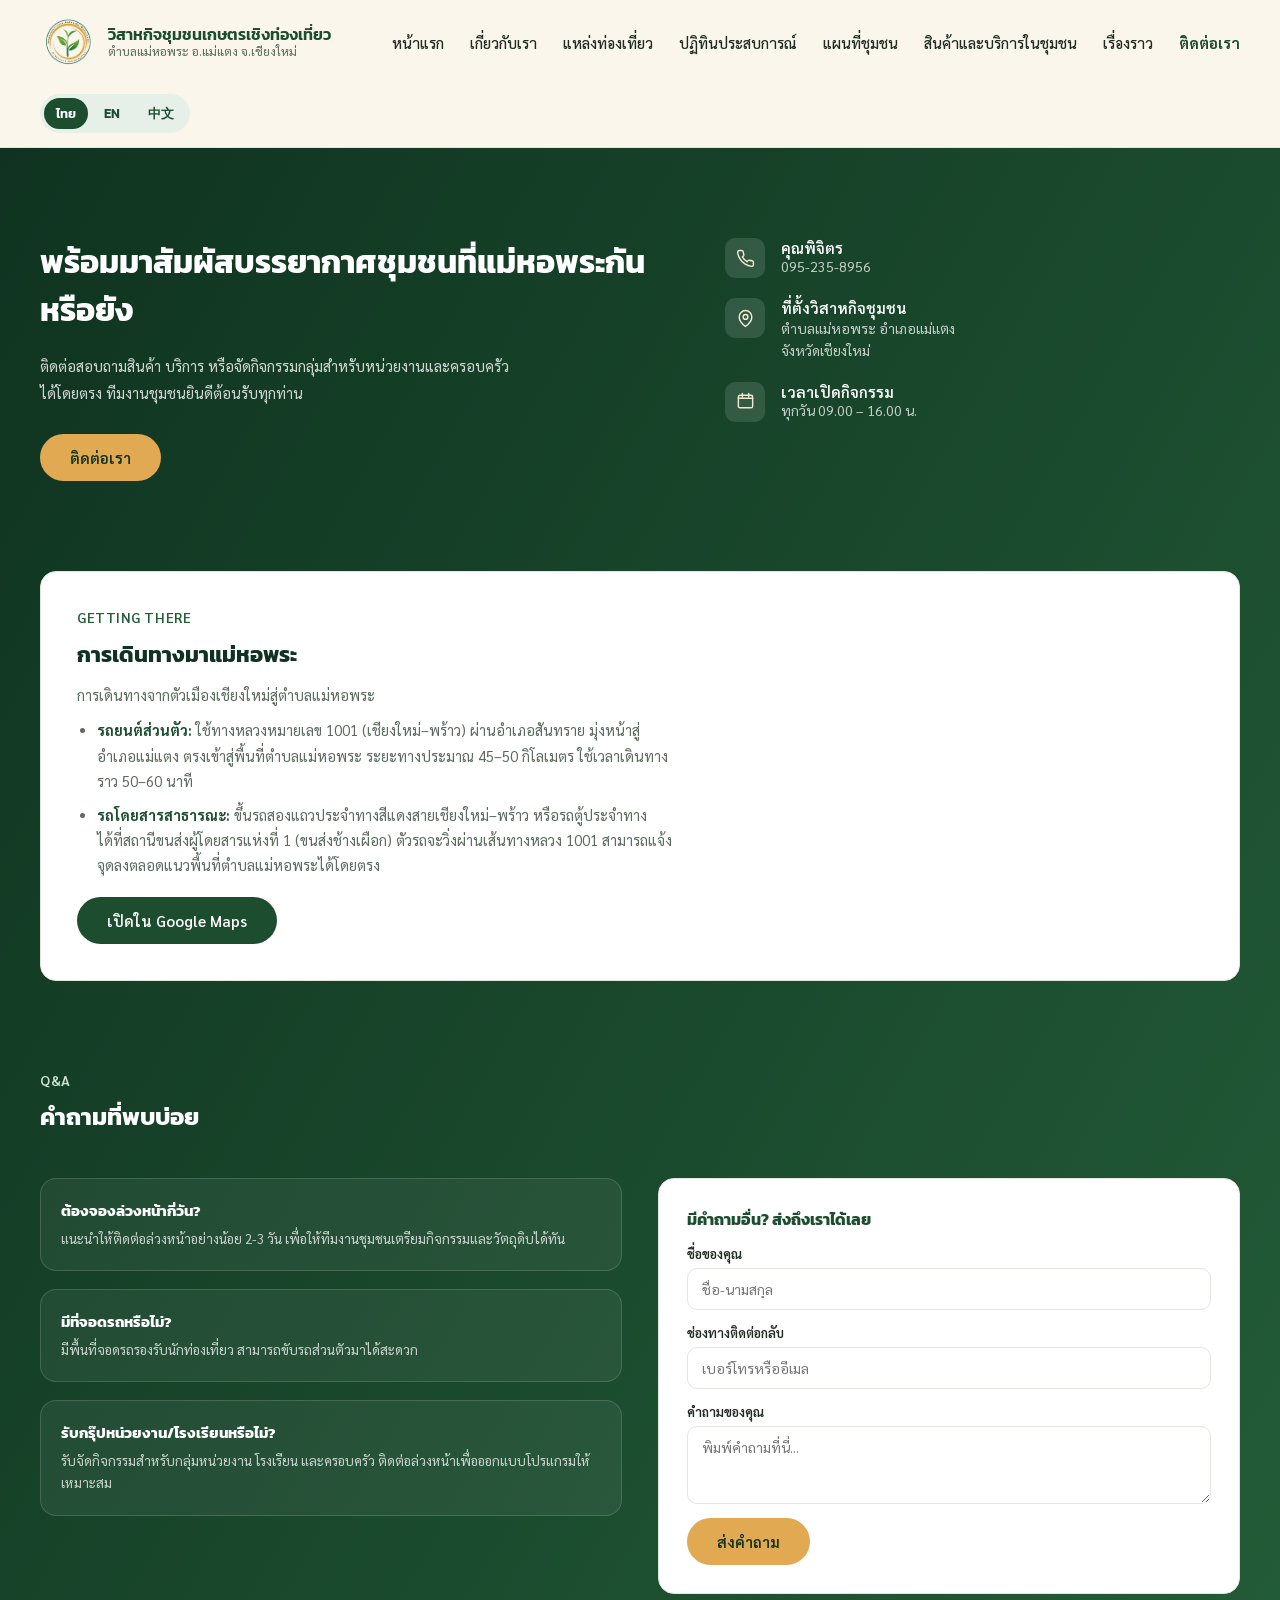
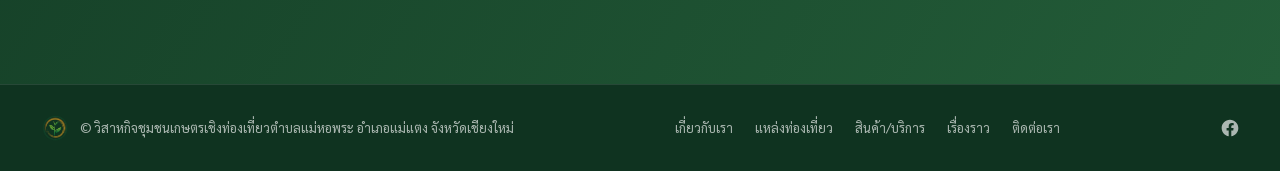
<file: website/contact.html>
<!doctype html>
<html lang="th">
<head>
<meta charset="utf-8">
<meta name="viewport" content="width=device-width, initial-scale=1">
<title>ติดต่อและวางแผนเที่ยวแม่หอพระ เชียงใหม่ | MPACE</title>
<meta name="description" content="ติดต่อ MPACE เพื่อสอบถามทัวร์ กิจกรรม สินค้าชุมชน และเส้นทางเดินทางสู่ตำบลแม่หอพระ อำเภอแม่แตง จังหวัดเชียงใหม่">
<meta name="robots" content="index, follow, max-image-preview:large">
<link rel="canonical" href="https://mpace.onrender.com/contact.html">
<meta property="og:type" content="website">
<meta property="og:locale" content="th_TH">
<meta property="og:site_name" content="MPACE Mae Ho Phra Tourism">
<meta property="og:title" content="ติดต่อและวางแผนเที่ยวแม่หอพระ เชียงใหม่ | MPACE">
<meta property="og:description" content="ติดต่อ MPACE เพื่อสอบถามทัวร์ กิจกรรม สินค้าชุมชน และเส้นทางเดินทางสู่ตำบลแม่หอพระ อำเภอแม่แตง จังหวัดเชียงใหม่">
<meta property="og:url" content="https://mpace.onrender.com/contact.html">
<meta property="og:image" content="https://mpace.onrender.com/images/hero-field.jpg">
<meta property="og:image:alt" content="ท่องเที่ยวชุมชนแม่หอพระ อำเภอแม่แตง จังหวัดเชียงใหม่">
<meta name="twitter:card" content="summary_large_image">
<meta name="twitter:title" content="ติดต่อและวางแผนเที่ยวแม่หอพระ เชียงใหม่ | MPACE">
<meta name="twitter:description" content="ติดต่อ MPACE เพื่อสอบถามทัวร์ กิจกรรม สินค้าชุมชน และเส้นทางเดินทางสู่ตำบลแม่หอพระ อำเภอแม่แตง จังหวัดเชียงใหม่">
<meta name="twitter:image" content="https://mpace.onrender.com/images/hero-field.jpg">
<script type="application/ld+json">
{
  "@context": "https://schema.org",
  "@type": "Organization",
  "name": "วิสาหกิจชุมชนเกษตรเชิงท่องเที่ยวตำบลแม่หอพระ",
  "alternateName": "MPACE Mae Ho Phra Tourism",
  "url": "https://mpace.onrender.com/",
  "logo": "https://mpace.onrender.com/images/logo-seal.png",
  "sameAs": [
    "https://www.facebook.com/profile.php?id=100071127480868"
  ],
  "address": {
    "@type": "PostalAddress",
    "addressLocality": "Mae Ho Phra, Mae Taeng",
    "addressRegion": "Chiang Mai",
    "addressCountry": "TH"
  }
}
</script>
<link rel="preconnect" href="https://fonts.googleapis.com">
<link rel="stylesheet" href="https://fonts.googleapis.com/css2?family=Kanit:wght@400;500;600;700&family=Sarabun:wght@300;400;500;600;700&display=swap">
<link rel="stylesheet" href="css/styles.css">
</head>
<body>

<!-- ============ HEADER ============ -->
<header class="site-header">
  <div class="container">
    <a class="brand" href="index.html">
      <img src="images/logo-seal.png" alt="ตราวิสาหกิจชุมชนเกษตรเชิงท่องเที่ยวตำบลแม่หอพระ">
      <span class="brand-text">
        <strong data-i18n="brand_title">วิสาหกิจชุมชนเกษตรเชิงท่องเที่ยว</strong>
        <span data-i18n="brand_subtitle">ตำบลแม่หอพระ อ.แม่แตง จ.เชียงใหม่</span>
      </span>
    </a>
    <nav class="nav-links">
      <a class="navlink" href="index.html" data-i18n="nav_home">หน้าแรก</a>
      <a class="navlink" href="about.html" data-i18n="nav_about">เกี่ยวกับเรา</a>
      <a class="navlink" href="attractions.html" data-i18n="nav_attractions">แหล่งท่องเที่ยว</a>
      <a class="navlink" href="calendar.html" data-i18n="nav_calendar">ปฏิทินประสบการณ์</a>
      <a class="navlink" href="map.html" data-i18n="nav_map">แผนที่ชุมชน</a>
      <a class="navlink" href="shop.html" data-i18n="nav_shop">สินค้าและบริการในชุมชน</a>
      <a class="navlink" href="stories.html" data-i18n="nav_stories">เรื่องราว</a>
      <a class="navlink navlink-active" href="contact.html" data-i18n="nav_contact">ติดต่อเรา</a>
    </nav>
    <button type="button" class="nav-toggle" id="nav-toggle" aria-label="เมนู" aria-expanded="false" data-i18n-aria-label="nav_toggle_aria">
      <span></span><span></span><span></span>
    </button>
    <div class="lang-switch" id="lang-switch">
      <button type="button" data-lang="th" class="active">ไทย</button>
      <button type="button" data-lang="en">EN</button>
      <button type="button" data-lang="zh">中文</button>
    </div>
  </div>
</header>

<!-- ============ CONTACT ============ -->
<section id="contact" class="contact-section">
  <div class="container contact-grid">
    <div style="display:flex; flex-direction:column; gap:18px;">
      <h1 style="font-size:32px; color:#FFFFFF;" data-i18n="contact_title">พร้อมมาสัมผัสบรรยากาศชุมชนที่แม่หอพระกันหรือยัง</h1>
      <p style="margin:0; font-size:15px; line-height:1.8; color:rgba(255,255,255,0.8); max-width:480px;" data-i18n="contact_desc">ติดต่อสอบถามสินค้า บริการ หรือจัดกิจกรรมกลุ่มสำหรับหน่วยงานและครอบครัวได้โดยตรง ทีมงานชุมชนยินดีต้อนรับทุกท่าน</p>
      <a href="tel:0952358956" style="margin-top:10px; width:fit-content;"><button class="btn-primary" data-i18n="contact_btn">ติดต่อเรา</button></a>
    </div>
    <div style="display:flex; flex-direction:column; gap:20px;">
      <div class="contact-item">
        <div class="contact-icon"><svg width="19" height="19" viewBox="0 0 24 24" fill="none" stroke="#F3E9D2" stroke-width="1.8" stroke-linecap="round" stroke-linejoin="round"><path d="M22 16.9v3a2 2 0 0 1-2.2 2 19.8 19.8 0 0 1-8.6-3.1 19.5 19.5 0 0 1-6-6 19.8 19.8 0 0 1-3.1-8.7A2 2 0 0 1 4.1 2h3a2 2 0 0 1 2 1.7c.1 1 .3 2 .7 3a2 2 0 0 1-.5 2.1L8 10a16 16 0 0 0 6 6l1.2-1.3a2 2 0 0 1 2.1-.5c1 .4 2 .6 3 .7a2 2 0 0 1 1.7 2Z"/></svg></div>
        <div><div style="font-weight:600; font-size:15px;" data-i18n="contact_name">คุณพิจิตร</div><div style="font-size:14px; color:rgba(255,255,255,0.75);">095-235-8956</div></div>
      </div>
      <div class="contact-item">
        <div class="contact-icon"><svg width="19" height="19" viewBox="0 0 24 24" fill="none" stroke="#F3E9D2" stroke-width="1.8" stroke-linecap="round" stroke-linejoin="round"><path d="M20 10c0 6-8 12-8 12s-8-6-8-12a8 8 0 0 1 16 0Z"/><circle cx="12" cy="10" r="3"/></svg></div>
        <div><div style="font-weight:600; font-size:15px;" data-i18n="contact_location_label">ที่ตั้งวิสาหกิจชุมชน</div><div style="font-size:14px; color:rgba(255,255,255,0.75); line-height:1.6;" data-i18n="contact_address">ตำบลแม่หอพระ อำเภอแม่แตง<br>จังหวัดเชียงใหม่</div></div>
      </div>
      <div class="contact-item">
        <div class="contact-icon"><svg width="19" height="19" viewBox="0 0 24 24" fill="none" stroke="#F3E9D2" stroke-width="1.8" stroke-linecap="round" stroke-linejoin="round"><rect x="3" y="4" width="18" height="16" rx="2"/><path d="M3 8h18M8 2v4M16 2v4"/></svg></div>
        <div><div style="font-weight:600; font-size:15px;" data-i18n="contact_hours_label">เวลาเปิดกิจกรรม</div><div style="font-size:14px; color:rgba(255,255,255,0.75);" data-i18n="contact_hours_value">ทุกวัน 09.00 – 16.00 น.</div></div>
      </div>
    </div>
  </div>

  <!-- การเดินทาง -->
  <div class="container getting-there" style="padding-bottom:90px;">
    <div class="card">
      <div style="display:flex; flex-direction:column; gap:12px;">
        <span class="section-kicker">GETTING THERE</span>
        <h3 style="font-size:22px; color:var(--green-900);" data-i18n="getting_there_title">การเดินทางมาแม่หอพระ</h3>
        <div class="getting-there-desc" style="font-size:14.5px; line-height:1.75; color:var(--text-muted);" data-i18n="getting_there_desc">จากตัวเมืองเชียงใหม่ ใช้เส้นทางหลวงหมายเลข 107 (เชียงใหม่–ฝาง) มุ่งหน้าอำเภอแม่แตง แล้วเลี้ยวเข้าตำบลแม่หอพระตามป้ายบอกทาง ระยะทางประมาณ [ระยะทาง] กม. ใช้เวลาเดินทางประมาณ [เวลาเดินทาง] นาที เหมาะกับการเดินทางด้วยรถยนต์ส่วนตัว</div>
        <a href="https://www.google.com/maps/place/%E0%B9%80%E0%B8%97%E0%B8%A8%E0%B8%9A%E0%B8%B2%E0%B8%A5%E0%B8%95%E0%B8%B3%E0%B8%9A%E0%B8%A5%E0%B9%81%E0%B8%A1%E0%B9%88%E0%B8%AB%E0%B8%AD%E0%B8%9E%E0%B8%A3%E0%B8%B0+%E0%B8%AD%E0%B8%B3%E0%B9%80%E0%B8%A0%E0%B8%AD%E0%B9%81%E0%B8%A1%E0%B9%88%E0%B9%81%E0%B8%95%E0%B8%87+%E0%B8%88%E0%B8%B1%E0%B8%87%E0%B8%AB%E0%B8%A7%E0%B8%B1%E0%B8%94%E0%B9%80%E0%B8%8A%E0%B8%B5%E0%B8%A2%E0%B8%87%E0%B9%83%E0%B8%AB%E0%B8%A1%E0%B9%88/@19.1136209,99.0176802,797m/data=!3m2!1e3!4b1!4m6!3m5!1s0x30da1174c0d10167:0xeb92a87cc1a4d8cf!8m2!3d19.1136158!4d99.0202498!16s%2Fg%2F11g0mrk3lh" target="_blank" rel="noopener" style="width:fit-content; margin-top:6px;">
          <button class="btn-primary" style="background:var(--green-800); color:#FFFFFF;" data-i18n="btn_open_maps">เปิดใน Google Maps</button>
        </a>
      </div>
      <div style="border-radius:16px; overflow:hidden; height:220px; position:relative;">
        <iframe
          src="https://www.google.com/maps?q=19.1136158,99.0202498&z=16&output=embed"
          style="position:absolute; inset:0; width:100%; height:100%; border:0;"
          loading="lazy"
          referrerpolicy="no-referrer-when-downgrade"
          title="แผนที่ตำแหน่งเทศบาลตำบลแม่หอพระ" data-i18n-title="map_iframe_title"></iframe>
      </div>
    </div>
  </div>

  <!-- Q&A -->
  <div class="container" style="padding-bottom:90px;">
    <div class="section-head">
      <span class="section-kicker" style="color:#CFE3D3;">Q&amp;A</span>
      <h3 style="font-size:24px; color:#FFFFFF;" data-i18n="qa_title">คำถามที่พบบ่อย</h3>
    </div>
    <div class="qa-grid">
      <div style="display:flex; flex-direction:column; gap:18px;">
        <div class="card faq-item">
          <h4 data-i18n="faq1_q">ต้องจองล่วงหน้ากี่วัน?</h4>
          <p data-i18n="faq1_a">แนะนำให้ติดต่อล่วงหน้าอย่างน้อย 2-3 วัน เพื่อให้ทีมงานชุมชนเตรียมกิจกรรมและวัตถุดิบได้ทัน</p>
        </div>
        <div class="card faq-item">
          <h4 data-i18n="faq2_q">มีที่จอดรถหรือไม่?</h4>
          <p data-i18n="faq2_a">มีพื้นที่จอดรถรองรับนักท่องเที่ยว สามารถขับรถส่วนตัวมาได้สะดวก</p>
        </div>
        <div class="card faq-item">
          <h4 data-i18n="faq3_q">รับกรุ๊ปหน่วยงาน/โรงเรียนหรือไม่?</h4>
          <p data-i18n="faq3_a">รับจัดกิจกรรมสำหรับกลุ่มหน่วยงาน โรงเรียน และครอบครัว ติดต่อล่วงหน้าเพื่อออกแบบโปรแกรมให้เหมาะสม</p>
        </div>
      </div>
      <form class="card qa-form" id="qa-form">
        <h4 data-i18n="qa_form_title">มีคำถามอื่น? ส่งถึงเราได้เลย</h4>
        <div class="form-field">
          <label for="qa-name" data-i18n="qa_name_label">ชื่อของคุณ</label>
          <input id="qa-name" name="name" type="text" placeholder="ชื่อ-นามสกุล" data-i18n-placeholder="qa_name_placeholder" required>
        </div>
        <div class="form-field">
          <label for="qa-contact" data-i18n="qa_contact_label">ช่องทางติดต่อกลับ</label>
          <input id="qa-contact" name="contact" type="text" placeholder="เบอร์โทรหรืออีเมล" data-i18n-placeholder="qa_contact_placeholder" required>
        </div>
        <div class="form-field">
          <label for="qa-question" data-i18n="qa_question_label">คำถามของคุณ</label>
          <textarea id="qa-question" name="question" rows="3" placeholder="พิมพ์คำถามที่นี่..." data-i18n-placeholder="qa_question_placeholder" required></textarea>
        </div>
        <button class="btn-primary" type="submit" style="align-self:flex-start;" data-i18n="qa_submit_btn">ส่งคำถาม</button>
        <p class="qa-success" id="qa-success" data-i18n="qa_success">ขอบคุณสำหรับคำถาม ทีมงานจะติดต่อกลับโดยเร็วที่สุด</p>
      </form>
    </div>
  </div>
</section>

<!-- ============ FOOTER ============ -->
<footer class="site-footer">
  <div class="container footer-inner">
    <div class="footer-brand">
      <img src="images/logo-seal.png" alt="ตราวิสาหกิจชุมชนเกษตรเชิงท่องเที่ยวตำบลแม่หอพระ">
      <span style="font-size:13px;" data-i18n="footer_copyright">© วิสาหกิจชุมชนเกษตรเชิงท่องเที่ยวตำบลแม่หอพระ อำเภอแม่แตง จังหวัดเชียงใหม่</span>
    </div>
    <div class="footer-links">
      <a href="about.html" data-i18n="nav_about">เกี่ยวกับเรา</a>
      <a href="attractions.html" data-i18n="nav_attractions">แหล่งท่องเที่ยว</a>
      <a href="shop.html" data-i18n="footer_shop">สินค้า/บริการ</a>
      <a href="stories.html" data-i18n="nav_stories">เรื่องราว</a>
      <a href="contact.html" data-i18n="nav_contact">ติดต่อ</a>
    </div>
    <div class="footer-social">
      <a href="https://www.facebook.com/profile.php?id=100071127480868" target="_blank" rel="noopener" aria-label="Facebook" data-i18n-aria-label="footer_facebook_aria">
        <svg viewBox="0 0 24 24" width="20" height="20" fill="currentColor" aria-hidden="true"><path d="M22 12.06C22 6.48 17.52 2 11.94 2S2 6.48 2 12.06c0 5.02 3.66 9.19 8.44 9.94v-7.03H7.9v-2.91h2.54V9.85c0-2.51 1.49-3.89 3.77-3.89 1.09 0 2.24.2 2.24.2v2.46h-1.26c-1.24 0-1.63.77-1.63 1.56v1.88h2.78l-.44 2.91h-2.34V22c4.78-.75 8.44-4.92 8.44-9.94Z"/></svg>
      </a>
    </div>
  </div>
</footer>

<!-- ============ DETAIL MODAL (shared by attractions / products / services / stories / highlights) ============ -->
<div class="modal-overlay" id="detail-modal">
  <div class="modal-box">
    <button class="modal-close" id="modal-close" aria-label="ปิด" data-i18n-aria-label="modal_close">✕</button>
    <div class="modal-gallery" id="modal-gallery" style="display:none;"></div>
    <div class="modal-body">
      <span class="tag" id="modal-tag" style="width:fit-content; display:none;"></span>
      <h3 id="modal-title"></h3>
      <div class="modal-field-row" id="modal-fields"></div>
      <p id="modal-desc"></p>
    </div>
  </div>
</div>
<script src="js/i18n.js"></script>
<script src="js/main.js"></script>
</body>
</html>
</file>
<file: website/css/styles.css>
:root{
  --ivory:#FAF6EC;
  --surface:#FFFFFF;
  --green-900:#0F3320;
  --green-800:#1B4D2E;
  --green-700:#235C38;
  --green-600:#2E7D46;
  --green-100:#E7F0E8;
  --gold-500:#E0A952;
  --gold-600:#C1872F;
  --text-dark:#1F2A20;
  --text-muted:#5B6B5E;
  --border:#E1E7DE;
}

*{ box-sizing:border-box; }
body{ margin:0; background:var(--ivory); font-family:'Sarabun',sans-serif; color:var(--text-dark); }
h1,h2,h3,h4{ font-family:'Kanit',sans-serif; margin:0; }
a{ color:inherit; text-decoration:none; }
button{ font-family:'Sarabun',sans-serif; cursor:pointer; }
img{ max-width:100%; }
.container{ max-width:1280px; margin:0 auto; padding-left:40px; padding-right:40px; }

.navlink{ font-size:15px; font-weight:500; color:var(--text-dark); }
.navlink:hover{ color:var(--green-700); }
.navlink-active{ color:var(--green-800); font-weight:700; }

.btn-primary{ background:var(--gold-500); color:var(--green-900); font-weight:600; border:none; padding:14px 30px; border-radius:999px; font-size:15px; }
.btn-primary:hover{ background:var(--gold-600); }
.btn-outline{ background:transparent; color:#FFFFFF; font-weight:600; border:1.5px solid rgba(255,255,255,0.7); padding:13px 28px; border-radius:999px; font-size:15px; }
.btn-outline:hover{ border-color:#FFFFFF; background:rgba(255,255,255,0.12); }
.btn-link{ display:inline-flex; align-items:center; gap:6px; color:var(--green-700); font-weight:600; font-size:14.5px; background:none; border:none; padding:0; }
.card{ background:var(--surface); border:1px solid var(--border); border-radius:16px; }
.card.clickable{ cursor:pointer; transition:transform .18s ease, box-shadow .18s ease; }
.card.clickable:hover{ transform:translateY(-5px); box-shadow:0 16px 32px rgba(15,51,32,0.14); }
.tag{ display:inline-block; background:var(--green-100); color:var(--green-800); font-size:12.5px; font-weight:600; padding:5px 14px; border-radius:999px; }
.tag-gold{ display:inline-block; background:#FBEBD2; color:var(--gold-600); font-size:12.5px; font-weight:600; padding:5px 14px; border-radius:999px; }
.section-kicker{ color:var(--green-700); font-weight:600; font-size:14px; letter-spacing:0.04em; }

/* Header */
.site-header{ position:sticky; top:0; z-index:40; width:100%; background:rgba(250,246,236,0.96); border-bottom:1px solid var(--border); backdrop-filter:blur(6px); }
.site-header .container{ padding-top:14px; padding-bottom:14px; display:flex; align-items:center; justify-content:space-between; gap:24px; flex-wrap:wrap; }
.brand{ display:flex; align-items:center; gap:12px; }
.brand img{ width:56px; height:56px; object-fit:contain; }
.brand-text{ display:flex; flex-direction:column; line-height:1.25; }
.brand-text strong{ font-family:'Kanit',sans-serif; font-weight:600; font-size:15.5px; color:var(--green-800); }
.brand-text span{ font-size:12.5px; color:var(--text-muted); }
.nav-links{ display:flex; align-items:center; gap:26px; flex-wrap:wrap; }
.nav-toggle{ display:none; background:none; border:none; width:32px; height:24px; padding:0; flex-direction:column; justify-content:space-between; cursor:pointer; }
.nav-toggle span{ display:block; height:3px; border-radius:2px; background:var(--green-800); }

/* Hero */
.hero{ position:relative; width:100%; min-height:640px; display:flex; align-items:center; background:var(--green-900); overflow:hidden; }
.hero-slides{ position:absolute; inset:0; overflow:hidden; z-index:0; }
.hero-slide{ position:absolute; inset:0; width:100%; height:100%; object-fit:cover; opacity:0; animation:heroFade 20s infinite; }
.hero-slide:nth-child(1){ animation-delay:0s; }
.hero-slide:nth-child(2){ animation-delay:5s; }
.hero-slide:nth-child(3){ animation-delay:10s; }
.hero-slide:nth-child(4){ animation-delay:15s; }
@keyframes heroFade{
  0%{ opacity:0; }
  5%{ opacity:1; }
  25%{ opacity:1; }
  30%{ opacity:0; }
  100%{ opacity:0; }
}
.hero-overlay{ position:absolute; inset:0; background:linear-gradient(100deg, rgba(15,51,32,0.93) 0%, rgba(15,51,32,0.78) 38%, rgba(15,51,32,0.35) 68%, rgba(15,51,32,0.15) 100%); z-index:1; }
.hero-content{ position:relative; z-index:2; width:100%; max-width:1280px; margin:0 auto; box-sizing:border-box; padding:110px 40px 130px; }
.hero-content .inner{ max-width:620px; display:flex; flex-direction:column; gap:22px; }
.hero-content h1{ font-size:52px; line-height:1.2; color:#FFFFFF; }
.hero-content p{ font-size:17px; line-height:1.75; color:rgba(255,255,255,0.88); margin:0; }
.hero-actions{ display:flex; gap:14px; margin-top:6px; flex-wrap:wrap; }

/* Feature strip */
.feature-strip{ max-width:1280px; margin:-56px auto 0; padding:0 40px; position:relative; z-index:3; }
.feature-grid{ display:grid; grid-template-columns:repeat(3, minmax(0,1fr)); gap:24px; }
.feature-card{ padding:28px; box-shadow:0 18px 40px rgba(15,51,32,0.10); display:flex; flex-direction:column; gap:14px; }
.icon-box{ width:48px; height:48px; border-radius:12px; background:var(--green-100); display:flex; align-items:center; justify-content:center; }

/* Section generic */
.section{ max-width:1280px; margin:0 auto; padding:120px 40px 40px; }
.section-head{ display:flex; flex-direction:column; gap:10px; max-width:680px; margin-bottom:44px; }
.section-head p{ margin:0; font-size:15px; color:var(--text-muted); line-height:1.7; }
.section-head h2{ font-size:34px; color:var(--green-900); }

/* Filter / pill buttons */
.pill-btn{ font-family:'Kanit',sans-serif; font-weight:600; font-size:14.5px; padding:10px 20px; border-radius:999px; border:1px solid var(--border); background:var(--surface); color:var(--text-dark); }
.pill-btn.active{ background:var(--green-800); color:#FFFFFF; border-color:var(--green-800); }

.search-box{ width:100%; max-width:420px; padding:11px 16px; border:1px solid var(--border); border-radius:999px; font-family:'Sarabun',sans-serif; font-size:14px; margin-bottom:16px; box-sizing:border-box; background:var(--surface); }
.tag-chip{ display:inline-block; font-size:12px; padding:3px 10px; border-radius:999px; background:var(--green-100); color:var(--green-700); margin:2px 4px 0 0; }
.season-images{ display:flex; flex-wrap:wrap; gap:8px; margin-top:10px; }
.season-images img{ width:84px; height:84px; object-fit:cover; border-radius:10px; }

.btn-small{ background:var(--green-700); color:#FFFFFF; font-weight:600; border:none; padding:8px 16px; border-radius:999px; font-size:13px; cursor:pointer; }
.btn-small:hover{ background:var(--green-800); }
.btn-small:disabled{ background:var(--border); color:var(--text-muted); cursor:default; }

.cart-fab{ position:fixed; right:24px; bottom:24px; z-index:90; background:var(--green-800); color:#FFFFFF; border:none; border-radius:999px; padding:14px 22px; font-size:15px; font-weight:700; box-shadow:0 10px 24px rgba(15,51,32,0.35); cursor:pointer; display:flex; align-items:center; gap:8px; }
.cart-fab:hover{ background:var(--green-900); }
.cart-count-badge{ background:var(--gold-500); color:var(--green-900); border-radius:999px; padding:2px 9px; font-size:13px; }

.cart-item-row{ display:flex; align-items:center; justify-content:space-between; gap:10px; padding:10px 0; border-bottom:1px solid var(--border); }
.cart-item-row .qty-controls{ display:flex; align-items:center; gap:8px; }
.cart-item-row .qty-controls button{ width:26px; height:26px; border-radius:999px; border:1px solid var(--border); background:#fff; font-size:15px; line-height:1; cursor:pointer; }
.cart-totals{ margin-top:14px; padding-top:14px; border-top:1px solid var(--border); display:flex; flex-direction:column; gap:6px; font-size:14.5px; }
.cart-totals .total-row{ font-weight:700; font-size:16px; color:var(--green-800); }
.cart-empty-msg{ color:var(--text-muted); font-size:14px; padding:20px 0; text-align:center; }
.no-results{ color:var(--text-muted); font-size:14px; }

.getting-there-desc p{ margin:0 0 10px; }
.getting-there-desc ul{ margin:8px 0 0; padding-left:20px; display:flex; flex-direction:column; gap:8px; }
.getting-there-desc li strong{ color:var(--green-800); }

.lang-switch{ display:flex; gap:4px; background:var(--green-100); border-radius:999px; padding:4px; }
.lang-switch button{ font-family:'Kanit',sans-serif; font-weight:600; font-size:12.5px; padding:6px 12px; border-radius:999px; border:none; background:transparent; color:var(--green-800); cursor:pointer; }
.lang-switch button.active{ background:var(--green-800); color:#FFFFFF; }
.pill-row{ display:flex; flex-wrap:wrap; gap:10px; margin-bottom:32px; }

/* Attraction grid */
.attraction-grid{ display:grid; grid-template-columns:repeat(3, minmax(0,1fr)); gap:28px; margin-bottom:64px; }
.place-card{ overflow:hidden; display:flex; flex-direction:column; scroll-margin-top:100px; }
.place-card img, .place-card .thumb{ width:100%; height:190px; object-fit:cover; display:block; }
.place-card .thumb{ background:linear-gradient(135deg, var(--green-700), var(--green-900)); display:flex; align-items:center; justify-content:center; }
.place-card .body{ padding:22px; display:flex; flex-direction:column; gap:8px; }
.place-card h4{ font-size:18px; color:var(--green-800); }
.place-card p{ margin:0; font-size:13.5px; line-height:1.6; color:var(--text-muted); }
.place-card.hidden{ display:none; }

/* Seasonal card */
.season-card{ padding:0; overflow:hidden; }
.season-head{ background:linear-gradient(120deg, var(--green-800), var(--green-900)); padding:28px 32px; }
.season-head h3{ font-size:22px; color:#FFFFFF; margin-top:6px; }
.season-body{ padding:28px 32px; display:flex; flex-direction:column; gap:20px; }
.season-btn{ font-family:'Kanit',sans-serif; font-weight:600; font-size:14px; padding:9px 18px; border-radius:999px; border:1px solid rgba(255,255,255,0.35); background:rgba(255,255,255,0.1); color:#FFFFFF; }
.season-btn.active{ background:var(--gold-500); color:var(--green-900); border-color:var(--gold-500); }
#season-desc{ margin:0; font-size:14.5px; line-height:1.7; color:var(--text-muted); }
#season-picks{ display:flex; flex-wrap:wrap; gap:8px; }

/* Map */
.map-wrap{ margin-top:24px; margin-bottom:24px; position:relative; width:100%; height:440px; border-radius:20px; overflow:hidden; border:1px solid var(--border); }
.map-wrap-full{ height:600px; }
#community-map{ position:absolute; inset:0; width:100%; height:100%; z-index:1; background:var(--green-50, #EAF2EA); }
.map-legend{ position:absolute; left:16px; bottom:16px; background:rgba(255,255,255,0.9); border-radius:10px; padding:8px 14px; display:flex; flex-wrap:wrap; gap:14px; font-size:12px; color:var(--text-dark); z-index:400; }
.map-legend .dot-mini{ width:10px; height:10px; border-radius:999px; display:inline-block; }
.leaflet-tooltip{ font-family:'Sarabun',sans-serif; font-size:12.5px; line-height:1.5; max-width:220px; padding:8px 10px; border-radius:8px; box-shadow:0 6px 16px rgba(15,51,32,0.16); }
.leaflet-tooltip strong{ color:var(--green-800); font-family:'Kanit',sans-serif; }
.legend-item{ display:flex; align-items:center; gap:6px; }

.nearby-grid{ display:grid; grid-template-columns:repeat(4, minmax(0,1fr)); gap:20px; }
.nearby-card{ padding:0; display:flex; flex-direction:column; }
.nearby-card .nearby-cover{ height:130px; }
.nearby-card h4{ font-size:15.5px; color:var(--green-800); }
.nearby-card p{ margin:0; font-size:12.5px; line-height:1.6; color:var(--text-muted); }

/* Calendar */
.calendar-section{ width:100%; background:var(--green-100); margin-top:100px; }
.calendar-detail{ padding:36px; display:grid; grid-template-columns:repeat(3, minmax(0,1fr)); gap:32px; }
.calendar-col h4{ font-size:19px; color:var(--green-800); }
.calendar-col p{ margin:0; font-size:14px; line-height:1.7; color:var(--text-muted); }
.calendar-col.middle{ border-left:1px solid var(--border); border-right:1px solid var(--border); padding:0 32px; }
.product-chip{ display:inline-block; background:var(--ivory); border:1px solid var(--border); color:var(--text-dark); font-size:13px; padding:6px 12px; border-radius:999px; }
.calendar-empty{ padding:48px; text-align:center; display:flex; flex-direction:column; align-items:center; gap:10px; }
.calendar-empty p{ margin:0; font-size:14.5px; color:var(--text-muted); }

/* Shop */
.subsection-head{ display:flex; align-items:baseline; justify-content:space-between; margin-bottom:24px; }
.subsection-head h3{ font-size:22px; color:var(--green-800); }
.product-grid{ display:grid; grid-template-columns:repeat(3, minmax(0,1fr)); gap:28px; margin-bottom:64px; }
.product-card{ overflow:hidden; }
.product-card img, .product-card .thumb{ width:100%; height:170px; object-fit:cover; display:block; }
.product-card .thumb{ background:var(--green-100); display:flex; align-items:center; justify-content:center; }
.product-card .body{ padding:24px; display:flex; flex-direction:column; gap:8px; }
.product-card h4{ font-size:17px; color:var(--green-800); }
.product-card p{ margin:0; font-size:13.5px; line-height:1.6; color:var(--text-muted); }
.product-price{ font-family:'Kanit',sans-serif; font-size:19px; font-weight:700; color:var(--green-800); margin-top:6px; }
.product-price span{ font-family:'Sarabun',sans-serif; font-size:13px; font-weight:400; color:var(--text-muted); }
.service-grid{ display:grid; grid-template-columns:0.8fr 1fr; gap:32px; align-items:stretch; }
.service-image{ overflow:hidden; display:flex; align-items:center; justify-content:center; background:var(--green-100); }
.service-image img{ width:100%; height:100%; max-height:420px; object-fit:contain; display:block; }
.service-body{ padding:32px; display:flex; flex-direction:column; gap:14px; justify-content:center; }
.service-body h4{ font-size:20px; color:var(--green-800); }
.service-body p{ margin:0; font-size:14px; line-height:1.75; color:var(--text-muted); }
.service-foot{ display:flex; align-items:center; justify-content:space-between; padding-top:14px; border-top:1px solid var(--border); }

/* Stories */
.story-card{ overflow:hidden; display:flex; flex-direction:column; }
.story-card .thumb{ height:170px; background:var(--green-100); display:flex; align-items:center; justify-content:center; }
.story-card .body{ padding:24px; display:flex; flex-direction:column; gap:8px; flex-grow:1; }
.story-card .date{ font-size:12.5px; color:var(--text-muted); }
.story-card h4{ font-size:17px; color:var(--green-800); }
.story-card p{ margin:0; font-size:13.5px; line-height:1.6; color:var(--text-muted); flex-grow:1; }

/* About */
.about-section{ width:100%; background:var(--surface); border-top:1px solid var(--border); margin-top:100px; }
.about-grid{ padding:100px 40px; display:grid; grid-template-columns:0.85fr 1fr; gap:56px; align-items:center; }
.about-image{ position:relative; height:420px; border-radius:20px; overflow:hidden; }
.about-slide{ position:absolute; inset:0; width:100%; height:100%; object-fit:cover; display:block; opacity:0; animation:aboutFade 30s infinite; }
.about-slide:nth-child(1){ animation-delay:0s; }
.about-slide:nth-child(2){ animation-delay:5s; }
.about-slide:nth-child(3){ animation-delay:10s; }
.about-slide:nth-child(4){ animation-delay:15s; }
.about-slide:nth-child(5){ animation-delay:20s; }
.about-slide:nth-child(6){ animation-delay:25s; }
@keyframes aboutFade{
  0%{ opacity:0; }
  5%{ opacity:1; }
  14%{ opacity:1; }
  19%{ opacity:0; }
  100%{ opacity:0; }
}
.mission-item{ display:flex; gap:14px; align-items:flex-start; }
.mission-dot{ width:8px; height:8px; border-radius:999px; background:var(--gold-500); margin-top:8px; flex-shrink:0; }

/* Contact */
.contact-section{ width:100%; background:linear-gradient(120deg, var(--green-900), var(--green-700)); color:#FFFFFF; }
.contact-grid{ padding:90px 40px; display:grid; grid-template-columns:1.1fr 0.9fr; gap:56px; }
.contact-item{ display:flex; gap:16px; align-items:flex-start; }
.contact-icon{ width:40px; height:40px; border-radius:10px; background:rgba(255,255,255,0.12); display:flex; align-items:center; justify-content:center; flex-shrink:0; }
.getting-there .card{ background:var(--surface); padding:36px; display:grid; grid-template-columns:1.1fr 0.9fr; gap:36px; align-items:center; }
.qa-grid{ display:grid; grid-template-columns:1fr 1fr; gap:36px; }
.faq-item{ background:rgba(255,255,255,0.06); border-color:rgba(255,255,255,0.15); padding:20px; }
.faq-item h4{ font-size:15px; color:#FFFFFF; margin-bottom:6px; }
.faq-item p{ margin:0; font-size:13.5px; line-height:1.65; color:rgba(255,255,255,0.75); }
.qa-form{ background:var(--surface); padding:28px; display:flex; flex-direction:column; gap:14px; color:var(--text-dark); }
.qa-form h4{ font-size:16px; color:var(--green-800); }
.form-field{ display:flex; flex-direction:column; gap:6px; }
.form-field label{ font-size:13px; color:var(--text-dark); font-weight:600; }
.form-field input, .form-field textarea{ padding:11px 14px; border:1px solid var(--border); border-radius:10px; font-family:'Sarabun',sans-serif; font-size:14px; }
.form-field textarea{ resize:vertical; }
.qa-success{ display:none; font-size:13.5px; color:var(--green-700); font-weight:600; }
.qa-success.show{ display:block; }

/* Footer */
.site-footer{ width:100%; background:var(--green-900); color:rgba(255,255,255,0.65); }
.footer-inner{ padding:28px 40px; display:flex; align-items:center; justify-content:space-between; gap:20px; border-top:1px solid rgba(255,255,255,0.1); flex-wrap:wrap; }
.footer-brand{ display:flex; align-items:center; gap:10px; }
.footer-brand img{ width:30px; height:30px; object-fit:contain; }
.footer-links{ display:flex; gap:22px; font-size:13px; flex-wrap:wrap; }
.footer-social{ display:flex; align-items:center; gap:14px; }
.footer-social a{ display:inline-flex; color:rgba(255,255,255,0.65); transition:color .15s ease; }
.footer-social a:hover{ color:#fff; }

/* Image carousel (card cover — auto-crossfade) */
.card-carousel{ position:relative; width:100%; height:190px; overflow:hidden; background:var(--green-100); }
.card-carousel img{ position:absolute; inset:0; width:100%; height:100%; object-fit:cover; opacity:0; transition:opacity .6s ease; }
.card-carousel img.active{ opacity:1; }
.product-card .card-carousel, .service-card .card-carousel{ height:170px; }
.story-card .card-carousel{ height:170px; }

/* Detail modal */
.modal-overlay{ position:fixed; inset:0; background:rgba(15,51,32,0.55); z-index:100; display:none; align-items:center; justify-content:center; padding:24px; }
.modal-overlay.show{ display:flex; }
.modal-box{ background:var(--surface); border-radius:20px; max-width:720px; width:100%; max-height:88vh; overflow-y:auto; position:relative; }
.modal-close{ position:absolute; top:14px; right:14px; width:36px; height:36px; border-radius:999px; background:rgba(255,255,255,0.9); border:1px solid var(--border); font-size:18px; line-height:1; z-index:2; display:flex; align-items:center; justify-content:center; }
.modal-gallery{ position:relative; width:100%; height:320px; background:var(--green-100); overflow:hidden; border-radius:20px 20px 0 0; }
.modal-gallery img{ position:absolute; inset:0; width:100%; height:100%; object-fit:cover; opacity:0; transition:opacity .4s ease; }
.modal-gallery img.active{ opacity:1; }
.modal-gallery-arrow{ position:absolute; top:50%; transform:translateY(-50%); width:38px; height:38px; border-radius:999px; background:rgba(255,255,255,0.9); border:none; font-size:16px; display:flex; align-items:center; justify-content:center; z-index:2; }
.modal-gallery-arrow.prev{ left:14px; }
.modal-gallery-arrow.next{ right:14px; }
.modal-gallery-dots{ position:absolute; bottom:12px; left:50%; transform:translateX(-50%); display:flex; gap:6px; z-index:2; }
.modal-gallery-dots span{ width:7px; height:7px; border-radius:999px; background:rgba(255,255,255,0.6); }
.modal-gallery-dots span.active{ background:#FFFFFF; }
.modal-body{ padding:32px; display:flex; flex-direction:column; gap:14px; }
.modal-body h3{ font-size:24px; color:var(--green-900); }
.modal-body p{ margin:0; font-size:14.5px; line-height:1.75; color:var(--text-muted); }
.modal-field-row{ display:flex; gap:10px; flex-wrap:wrap; }
.modal-field{ background:var(--green-100); border-radius:12px; padding:10px 16px; font-size:13.5px; color:var(--text-dark); }
.modal-field strong{ display:block; font-size:12px; color:var(--green-700); margin-bottom:2px; font-family:'Kanit',sans-serif; }
.modal-price{ font-family:'Kanit',sans-serif; font-size:28px; font-weight:700; color:var(--green-800); }

/* Service type sections */
.service-type-head{ display:flex; align-items:center; gap:10px; margin-bottom:20px; }
.service-type-head h4{ font-size:17px; color:var(--green-800); }

/* Calendar — independent optional blocks */
.calendar-blocks{ display:flex; flex-direction:column; gap:20px; }
.calendar-gallery{ position:relative; width:100%; height:260px; border-radius:16px; overflow:hidden; background:var(--green-100); margin-bottom:20px; }
.calendar-gallery img{ position:absolute; inset:0; width:100%; height:100%; object-fit:cover; opacity:0; transition:opacity .6s ease; }
.calendar-gallery img.active{ opacity:1; }
.calendar-block{ padding:28px; display:flex; flex-direction:column; gap:10px; }
.calendar-block h4{ font-size:19px; color:var(--green-800); }
.calendar-block p{ margin:0; font-size:14px; line-height:1.7; color:var(--text-muted); }

/* Responsive */
@media (max-width: 960px){
  .nav-links{ display:none; }
  .nav-toggle{ display:flex; }
  .nav-links.open{
    display:flex;
    flex-direction:column;
    align-items:stretch;
    position:absolute;
    top:100%;
    left:0;
    right:0;
    background:var(--ivory);
    border-bottom:1px solid var(--border);
    padding:8px 20px 16px;
    gap:2px;
    box-shadow:0 16px 24px rgba(15,51,32,0.12);
  }
  .nav-links.open .navlink{ padding:12px 0; border-bottom:1px solid var(--border); }
  .nav-links.open .navlink:last-child{ border-bottom:none; }
  .feature-grid, .attraction-grid, .product-grid, .nearby-grid{ grid-template-columns:repeat(2, minmax(0,1fr)); }
  .about-grid, .contact-grid, .service-grid, .qa-grid, .calendar-detail, .getting-there .card{ grid-template-columns:1fr; }
  .calendar-col.middle{ border-left:none; border-right:none; padding:24px 0; border-top:1px solid var(--border); border-bottom:1px solid var(--border); }
  .hero-content h1{ font-size:38px; }
}
@media (max-width: 640px){
  .feature-grid, .attraction-grid, .product-grid, .nearby-grid{ grid-template-columns:1fr; }
  .section, .container{ padding-left:20px; padding-right:20px; }
}
</file>
<file: website/css/admin.css>
.admin-body{ background:var(--ivory); }

.admin-login{ min-height:100vh; display:flex; align-items:center; justify-content:center; padding:20px; }
.admin-login-card{ width:100%; max-width:380px; padding:36px; }
.admin-login-card h2{ font-size:22px; color:var(--green-900); margin-bottom:4px; }

.admin-tabs{ display:flex; gap:10px; padding-top:28px; padding-bottom:12px; flex-wrap:wrap; }
.admin-panel{ padding-top:12px; padding-bottom:80px; }

.admin-grid{ display:grid; grid-template-columns:380px 1fr; gap:28px; align-items:start; }
@media (max-width: 900px){ .admin-grid{ grid-template-columns:1fr; } }

.admin-form{ padding:26px; display:flex; flex-direction:column; gap:14px; position:sticky; top:90px; }
.admin-form h3{ font-size:18px; color:var(--green-800); }
.admin-form select{ padding:11px 14px; border:1px solid var(--border); border-radius:10px; font-family:'Sarabun',sans-serif; font-size:14px; background:#fff; }
.admin-form-actions{ display:flex; gap:10px; }
.admin-msg{ margin:0; font-size:13px; }
.admin-msg.error{ color:#B23A3A; }
.admin-msg.success{ color:var(--green-700); }
.admin-preview{ margin-top:8px; max-width:100%; max-height:140px; border-radius:8px; object-fit:cover; }
.admin-error{ margin:12px 0 0; font-size:13px; color:#B23A3A; min-height:16px; }

.admin-search{ width:100%; padding:11px 14px; border:1px solid var(--border); border-radius:10px; font-family:'Sarabun',sans-serif; font-size:14px; margin-bottom:14px; box-sizing:border-box; }
.admin-list{ display:flex; flex-direction:column; gap:14px; }
.admin-list-wrap h4{ font-size:15px; color:var(--green-800); margin-bottom:10px; }

.admin-item{ padding:16px; display:flex; gap:14px; align-items:flex-start; }
.admin-item img{ width:72px; height:72px; object-fit:cover; border-radius:10px; flex-shrink:0; background:var(--green-100); }
.admin-item .thumb-fallback{ width:72px; height:72px; border-radius:10px; flex-shrink:0; background:var(--green-100); display:flex; align-items:center; justify-content:center; color:var(--text-muted); font-size:11px; text-align:center; }
.admin-item-body{ flex-grow:1; min-width:0; }
.admin-item-body h5{ font-family:'Kanit',sans-serif; font-size:15px; color:var(--green-800); margin:0 0 4px; }
.admin-item-body p{ margin:0; font-size:13px; color:var(--text-muted); line-height:1.5; }
.admin-item-meta{ font-size:12px; color:var(--text-muted); margin-top:6px; }
.admin-item-actions{ display:flex; gap:8px; flex-shrink:0; }
.admin-item-actions button{ font-size:12.5px; padding:6px 12px; border-radius:999px; border:1px solid var(--border); background:#fff; }
.admin-item-actions .delete-btn{ color:#B23A3A; border-color:#EFC9C9; }
.admin-item-actions .edit-btn{ color:var(--green-700); border-color:var(--green-100); }
.admin-empty{ padding:24px; text-align:center; color:var(--text-muted); font-size:14px; }

.answered-badge{ display:inline-block; background:var(--green-100); color:var(--green-800); font-size:11.5px; font-weight:600; padding:3px 10px; border-radius:999px; margin-left:8px; vertical-align:middle; }
.badge-new{ display:inline-block; background:#B23A3A; color:#fff; font-size:11.5px; font-weight:700; letter-spacing:0.03em; padding:3px 12px; border-radius:999px; margin-left:16px; vertical-align:middle; animation:badgeBlink 1.1s ease-in-out infinite; }
@keyframes badgeBlink{ 0%, 100% { opacity:1; } 50% { opacity:0.3; } }
.qa-answer-box{ margin-top:10px; display:flex; gap:8px; }
.qa-answer-box input{ flex-grow:1; padding:8px 12px; border:1px solid var(--border); border-radius:8px; font-family:'Sarabun',sans-serif; font-size:13px; }

/* Repeatable field group (calendar traditions/activities) */
.repeat-item{ border:1px solid var(--border); border-radius:10px; padding:14px; margin-bottom:10px; position:relative; display:flex; flex-direction:column; gap:8px; }
.repeat-item .form-field{ gap:4px; }
.repeat-item .form-field label{ font-size:12px; }
.repeat-remove-btn{ position:absolute; top:10px; right:10px; font-size:11.5px; padding:4px 10px; border-radius:999px; border:1px solid #EFC9C9; background:#fff; color:#B23A3A; }
.repeat-add-btn{ width:fit-content; }

/* Multi-image picker */
.image-picker{ display:flex; flex-direction:column; gap:10px; }
.image-picker-strip{ display:flex; flex-wrap:wrap; gap:8px; }
.image-picker-thumb{ position:relative; width:64px; height:64px; border-radius:8px; overflow:hidden; background:var(--green-100); }
.image-picker-thumb img{ width:100%; height:100%; object-fit:cover; display:block; }
.image-picker-thumb .remove-btn{ position:absolute; top:2px; right:2px; width:18px; height:18px; border-radius:999px; background:rgba(0,0,0,0.6); color:#fff; border:none; font-size:11px; line-height:1; display:flex; align-items:center; justify-content:center; }
.image-picker-thumb.pending{ outline:2px solid var(--gold-500); outline-offset:-2px; }
.image-picker input[type="file"]{ font-size:12.5px; }
</file>
